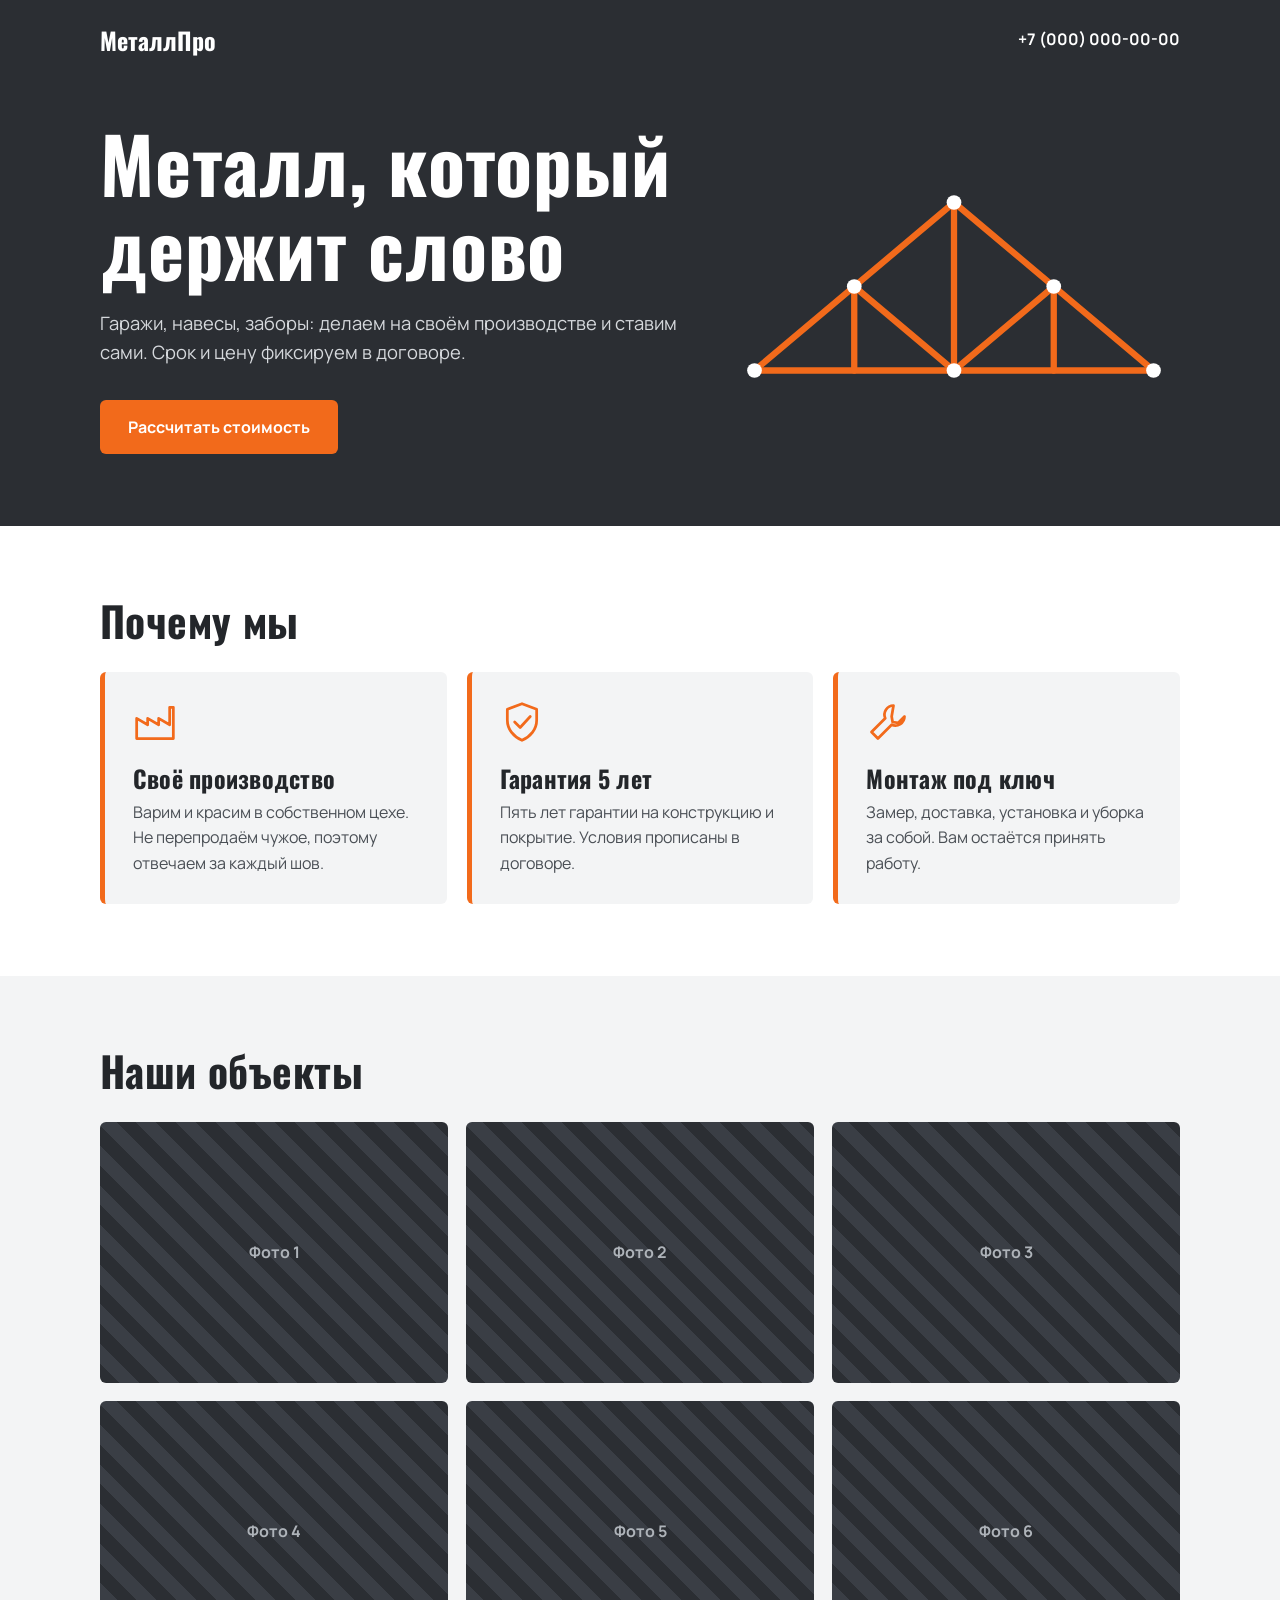
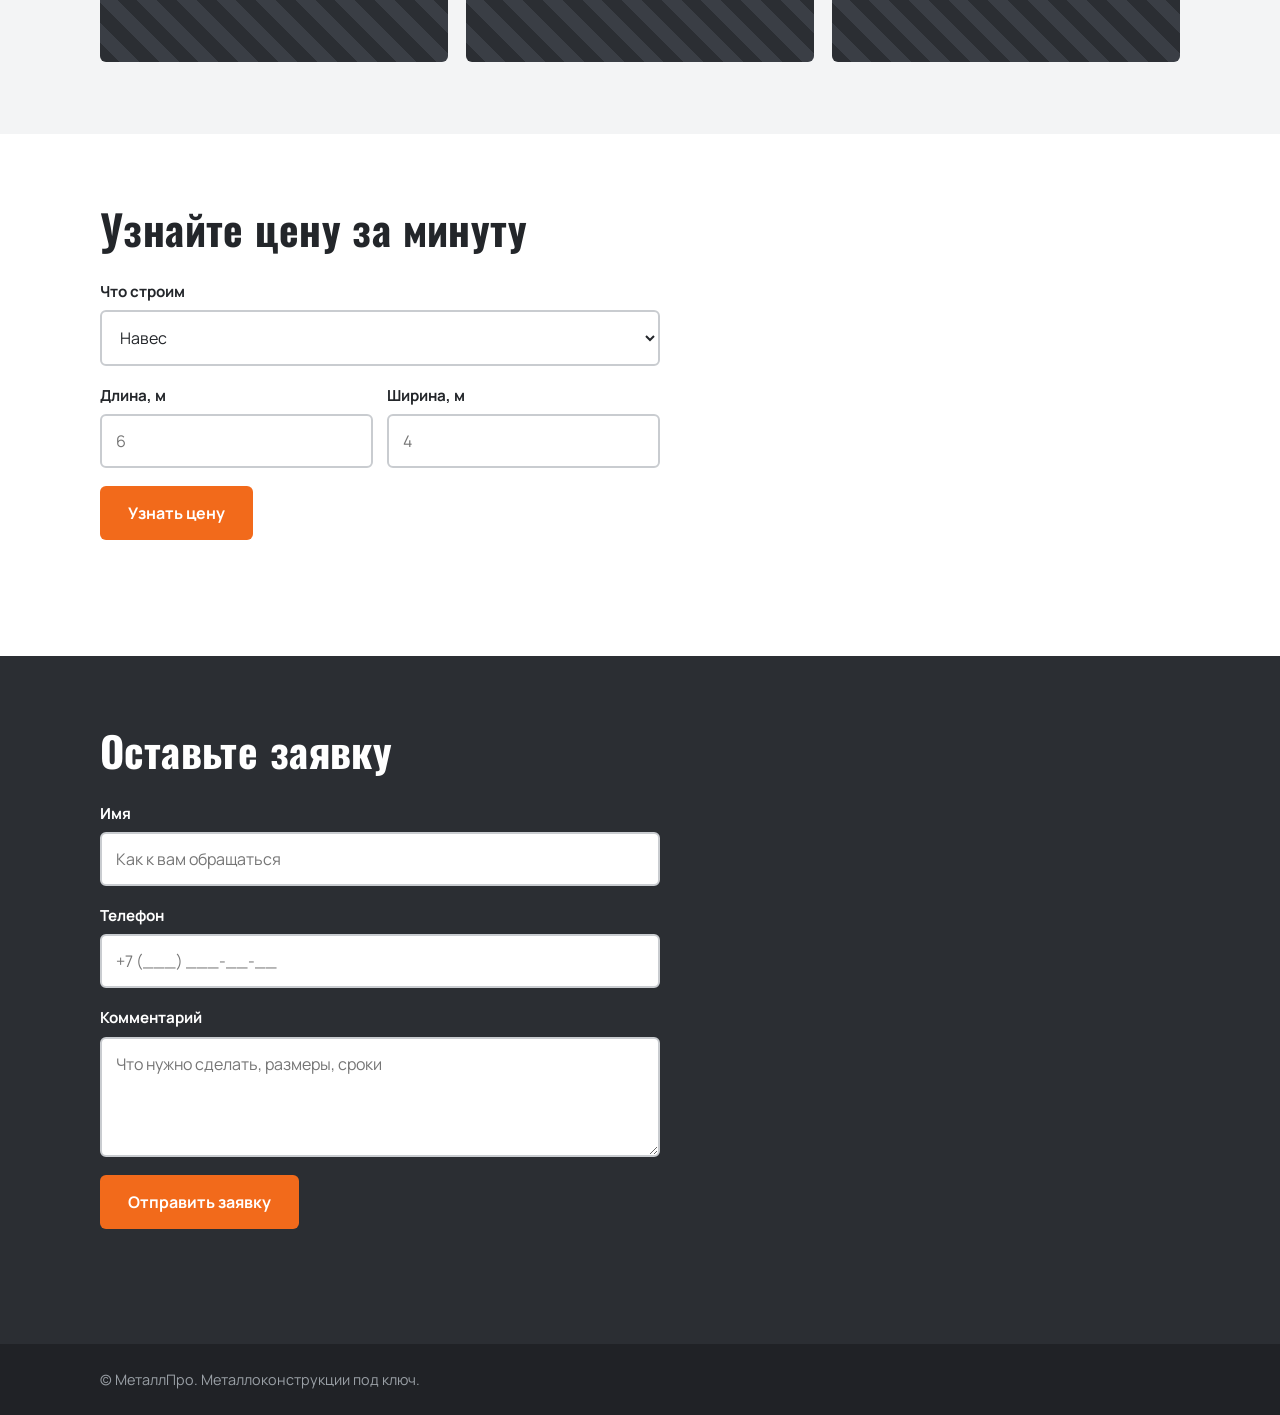
<file: index.html>
<!DOCTYPE html>
<html lang="ru">
<head>
  <meta charset="UTF-8">
  <meta name="viewport" content="width=device-width, initial-scale=1">
  <title>Металл, который держит слово — металлоконструкции под ключ</title>
  <link rel="preconnect" href="https://fonts.googleapis.com">
  <link rel="preconnect" href="https://fonts.gstatic.com" crossorigin>
  <link href="https://fonts.googleapis.com/css2?family=Manrope:wght@400;500;700&family=Oswald:wght@500;600;700&display=swap&subset=cyrillic" rel="stylesheet">
  <link rel="stylesheet" href="style.css">
</head>
<body>

  <!-- 1. HERO -->
  <header class="hero">
    <nav class="nav container">
      <span class="logo">МеталлПро</span>
      <a class="nav-phone" href="tel:+70000000000">+7 (000) 000-00-00</a>
    </nav>

    <div class="hero-inner container">
      <div class="hero-text">
        <h1>Металл, который держит слово</h1>
        <p>Гаражи, навесы, заборы: делаем на своём производстве и ставим сами. Срок и цену фиксируем в договоре.</p>
        <a href="#calc" class="btn">Рассчитать стоимость</a>
      </div>

      <!-- Декор: ферма (стальная конструкция) -->
      <svg class="truss" viewBox="0 0 400 220" aria-hidden="true">
        <g fill="none" stroke="currentColor" stroke-width="6" stroke-linejoin="round" stroke-linecap="round">
          <path d="M10 190 L390 190"/>
          <path d="M10 190 L200 30 L390 190"/>
          <path d="M105 110 L105 190 M200 30 L200 190 M295 110 L295 190"/>
          <path d="M105 110 L200 190 L295 110"/>
        </g>
        <g fill="#fff">
          <circle cx="10" cy="190" r="7"/><circle cx="390" cy="190" r="7"/>
          <circle cx="200" cy="30" r="7"/><circle cx="105" cy="110" r="7"/>
          <circle cx="295" cy="110" r="7"/><circle cx="200" cy="190" r="7"/>
        </g>
      </svg>
    </div>
  </header>

  <main>
    <!-- 2. ПОЧЕМУ МЫ -->
    <section class="section container" id="why">
      <h2>Почему мы</h2>
      <div class="cards">
        <article class="card">
          <svg viewBox="0 0 48 48" aria-hidden="true"><path d="M4 42V20l12 7V20l12 7V20l12 7V8h4v34z" fill="none" stroke="currentColor" stroke-width="3" stroke-linejoin="round"/></svg>
          <h3>Своё производство</h3>
          <p>Варим и красим в собственном цехе. Не перепродаём чужое, поэтому отвечаем за каждый шов.</p>
        </article>
        <article class="card">
          <svg viewBox="0 0 48 48" aria-hidden="true"><path d="M24 4l16 6v12c0 10-7 18-16 22C15 40 8 32 8 22V10z" fill="none" stroke="currentColor" stroke-width="3" stroke-linejoin="round"/><path d="M16 24l6 6 11-12" fill="none" stroke="currentColor" stroke-width="3" stroke-linecap="round" stroke-linejoin="round"/></svg>
          <h3>Гарантия 5 лет</h3>
          <p>Пять лет гарантии на конструкцию и покрытие. Условия прописаны в договоре.</p>
        </article>
        <article class="card">
          <svg viewBox="0 0 48 48" aria-hidden="true"><path d="M30 6a10 10 0 0 0-9 14L6 35l7 7 15-15a10 10 0 0 0 14-9l-7 7-6-1-1-6z" fill="none" stroke="currentColor" stroke-width="3" stroke-linejoin="round"/></svg>
          <h3>Монтаж под ключ</h3>
          <p>Замер, доставка, установка и уборка за собой. Вам остаётся принять работу.</p>
        </article>
      </div>
    </section>

    <!-- 3. ГАЛЕРЕЯ -->
    <section class="section gallery-section" id="gallery">
      <div class="container">
        <h2>Наши объекты</h2>
        <div class="gallery">
          <!-- Чтобы вставить фото, замените <div class="ph"> на:
               <img src="images/foto-1.jpg" alt="Навес для авто"> -->
          <figure><div class="ph">Фото 1</div></figure>
          <figure><div class="ph">Фото 2</div></figure>
          <figure><div class="ph">Фото 3</div></figure>
          <figure><div class="ph">Фото 4</div></figure>
          <figure><div class="ph">Фото 5</div></figure>
          <figure><div class="ph">Фото 6</div></figure>
        </div>
      </div>
    </section>

    <!-- 4. КАЛЬКУЛЯТОР -->
    <section class="section container" id="calc">
      <h2>Узнайте цену за минуту</h2>
      <form class="panel" id="calc-form" novalidate>
        <label>Что строим
          <select id="calc-type">
            <option>Навес</option>
            <option>Гараж</option>
            <option>Забор</option>
          </select>
        </label>
        <div class="row">
          <label>Длина, м
            <input type="number" id="calc-length" min="1" step="0.1" inputmode="decimal" placeholder="6">
          </label>
          <label>Ширина, м
            <input type="number" id="calc-width" min="1" step="0.1" inputmode="decimal" placeholder="4">
          </label>
        </div>
        <button type="submit" class="btn">Узнать цену</button>
        <p class="result" id="calc-result" role="status"></p>
      </form>
    </section>

    <!-- 5. ЗАЯВКА -->
    <section class="section order" id="order">
      <div class="container">
        <h2>Оставьте заявку</h2>
        <form class="panel" id="order-form">
          <label>Имя
            <input type="text" name="name" required autocomplete="name" placeholder="Как к вам обращаться">
          </label>
          <label>Телефон
            <input type="tel" name="phone" required autocomplete="tel" placeholder="+7 (___) ___-__-__">
          </label>
          <label>Комментарий
            <textarea name="comment" rows="4" placeholder="Что нужно сделать, размеры, сроки"></textarea>
          </label>
          <button type="submit" class="btn">Отправить заявку</button>
          <p class="result" id="order-result" role="status"></p>
        </form>
      </div>
    </section>
  </main>

  <footer class="footer">
    <div class="container">© МеталлПро. Металлоконструкции под ключ.</div>
  </footer>

  <script src="script.js"></script>
</body>
</html>
</file>
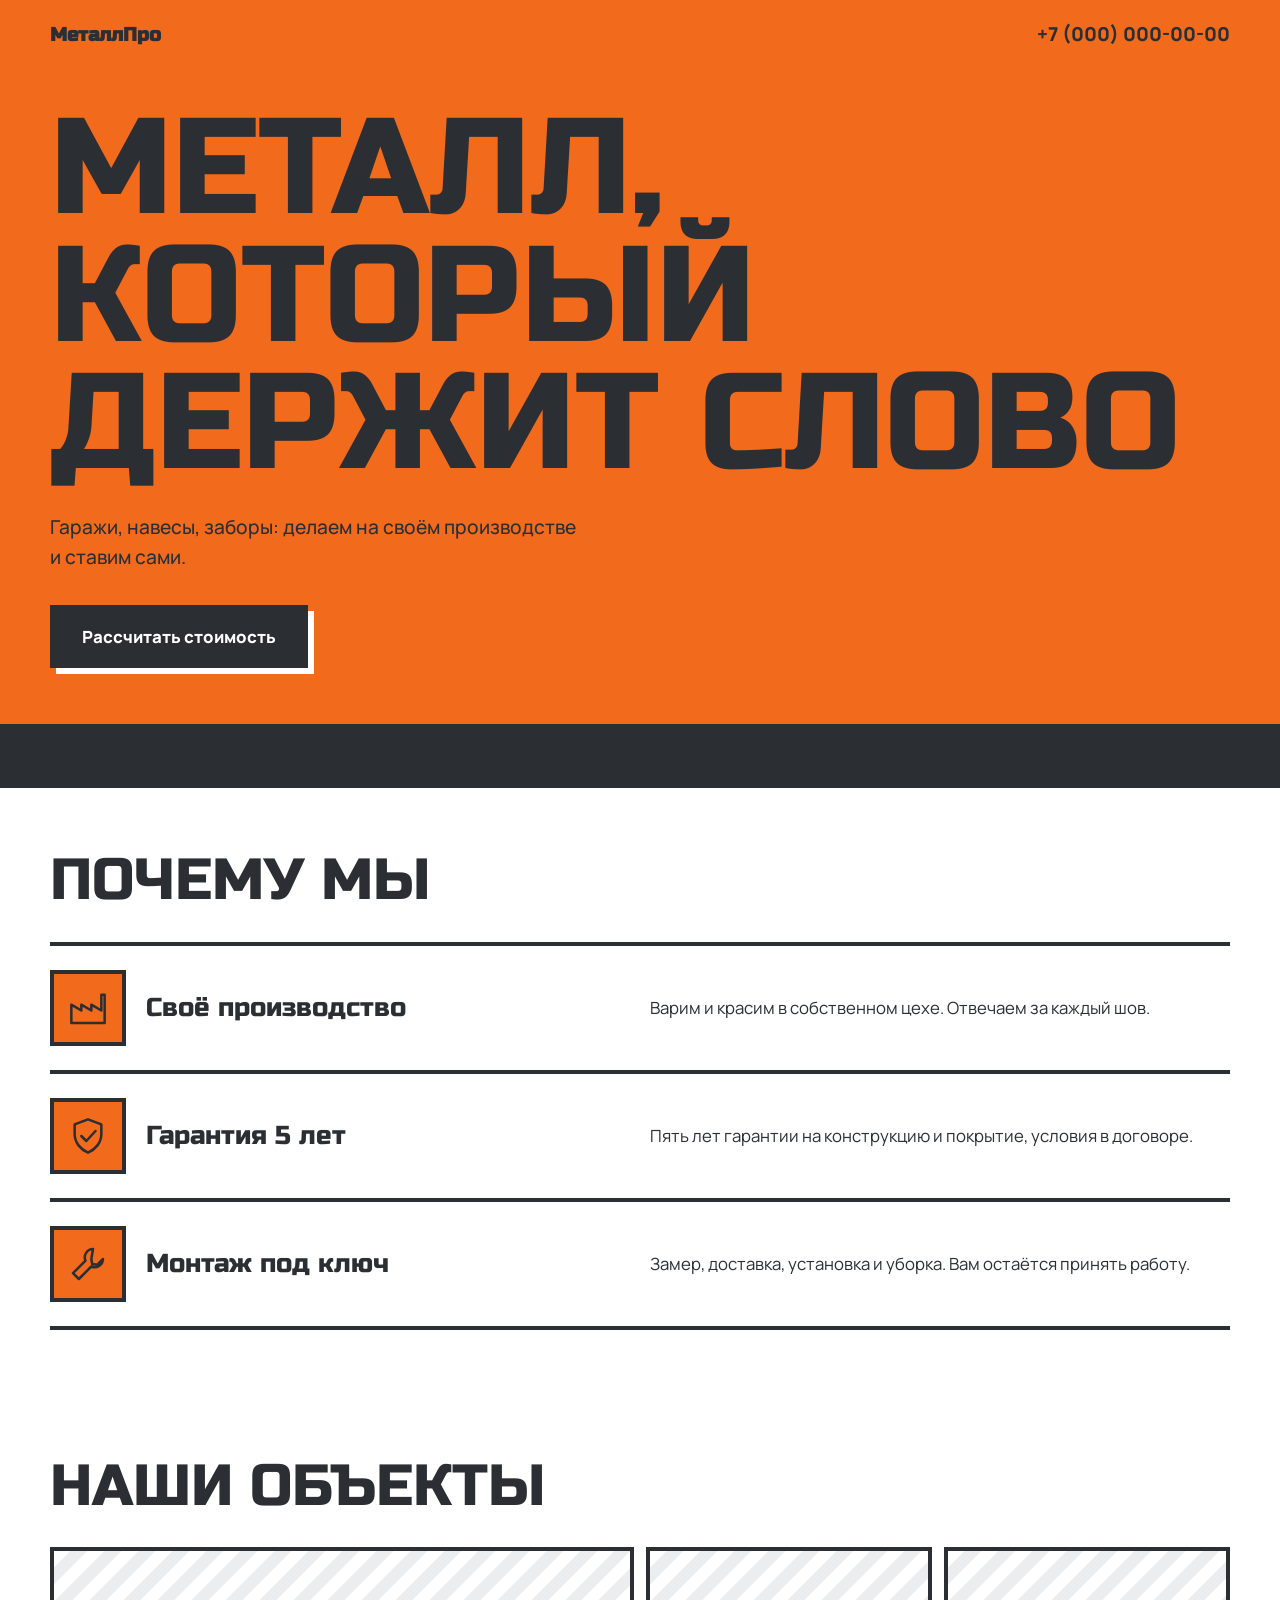
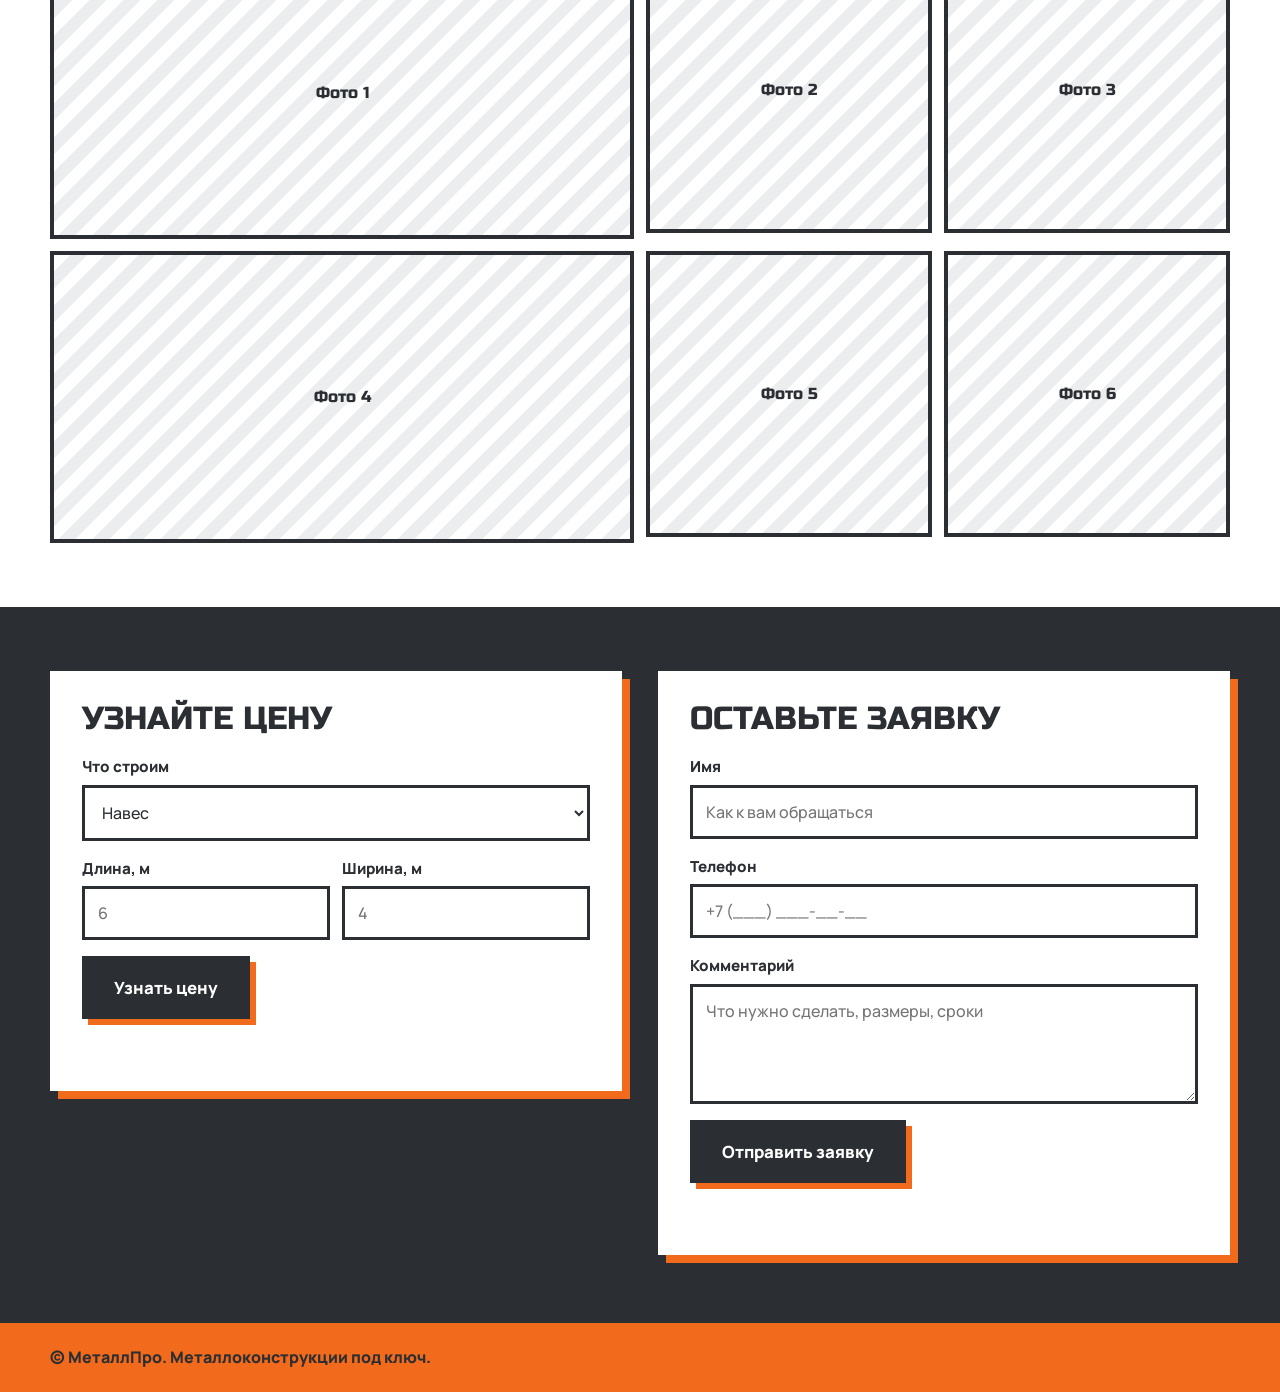
<file: index-b.html>
<!DOCTYPE html>
<html lang="ru">
<head>
<meta charset="UTF-8">
<meta name="viewport" content="width=device-width, initial-scale=1">
<title>Металл, который держит слово</title>
<link rel="preconnect" href="https://fonts.googleapis.com">
<link rel="preconnect" href="https://fonts.gstatic.com" crossorigin>
<link href="https://fonts.googleapis.com/css2?family=Russo+One&family=Manrope:wght@500;800&display=swap" rel="stylesheet">
<link rel="stylesheet" href="style-b.css">
</head>
<body>
<header class="hero"><div class="wrap">
  <nav class="nav"><b>МеталлПро</b><a href="tel:+70000000000">+7 (000) 000-00-00</a></nav>
  <h1>Металл, который держит слово</h1>
  <p>Гаражи, навесы, заборы: делаем на своём производстве и ставим сами.</p>
  <a href="#calc" class="btn">Рассчитать стоимость</a>
</div></header>
<div class="strip" aria-hidden="true"><span>Гаражи ■ Навесы ■ Заборы ■ Ангары ■ Ворота ■ Монтаж ■ Сварка ■ Покраска ■</span></div>
<main>
<section class="wrap"><h2>Почему мы</h2>
 <div class="rows">
  <div class="row"><svg viewBox="0 0 48 48" aria-hidden="true"><path d="M4 42V20l12 7V20l12 7V20l12 7V8h4v34z" fill="none" stroke="currentColor" stroke-width="3" stroke-linejoin="round"/></svg><h3>Своё производство</h3><p>Варим и красим в собственном цехе. Отвечаем за каждый шов.</p></div>
  <div class="row"><svg viewBox="0 0 48 48" aria-hidden="true"><path d="M24 4l16 6v12c0 10-7 18-16 22C15 40 8 32 8 22V10z" fill="none" stroke="currentColor" stroke-width="3" stroke-linejoin="round"/><path d="M16 24l6 6 11-12" fill="none" stroke="currentColor" stroke-width="3" stroke-linecap="round" stroke-linejoin="round"/></svg><h3>Гарантия 5 лет</h3><p>Пять лет гарантии на конструкцию и покрытие, условия в договоре.</p></div>
  <div class="row"><svg viewBox="0 0 48 48" aria-hidden="true"><path d="M30 6a10 10 0 0 0-9 14L6 35l7 7 15-15a10 10 0 0 0 14-9l-7 7-6-1-1-6z" fill="none" stroke="currentColor" stroke-width="3" stroke-linejoin="round"/></svg><h3>Монтаж под ключ</h3><p>Замер, доставка, установка и уборка. Вам остаётся принять работу.</p></div>
 </div>
</section>
<section class="wrap"><h2>Наши объекты</h2>
 <div class="mosaic">
  <!-- Фото: замените <div class="ph">..</div> на <img src="images/foto-1.jpg" alt="Навес"> -->
<figure><div class="ph">Фото 1</div></figure>
<figure><div class="ph">Фото 2</div></figure>
<figure><div class="ph">Фото 3</div></figure>
<figure><div class="ph">Фото 4</div></figure>
<figure><div class="ph">Фото 5</div></figure>
<figure><div class="ph">Фото 6</div></figure>
 </div>
</section>
<section class="duo"><div class="wrap">
 <div id="calc"><form class="panel" id="calc-form" novalidate>
  <h2>Узнайте цену</h2>
  <label>Что строим
    <select id="calc-type"><option>Навес</option><option>Гараж</option><option>Забор</option></select>
  </label>
  <div class="row2">
    <label>Длина, м <input type="number" id="calc-length" min="1" step="0.1" inputmode="decimal" placeholder="6"></label>
    <label>Ширина, м <input type="number" id="calc-width" min="1" step="0.1" inputmode="decimal" placeholder="4"></label>
  </div>
  <button type="submit" class="btn">Узнать цену</button>
  <p class="result" id="calc-result" role="status"></p>
</form></div>
 <div id="order"><form class="panel" id="order-form">
  <h2>Оставьте заявку</h2>
  <label>Имя <input type="text" name="name" required autocomplete="name" placeholder="Как к вам обращаться"></label>
  <label>Телефон <input type="tel" name="phone" required autocomplete="tel" placeholder="+7 (___) ___-__-__"></label>
  <label>Комментарий <textarea name="comment" rows="4" placeholder="Что нужно сделать, размеры, сроки"></textarea></label>
  <button type="submit" class="btn">Отправить заявку</button>
  <p class="result" id="order-result" role="status"></p>
</form></div>
</div></section>
</main>
<footer class="footer"><div class="wrap">© МеталлПро. Металлоконструкции под ключ.</div></footer>
<script src="script.js"></script>
</body></html>
</file>
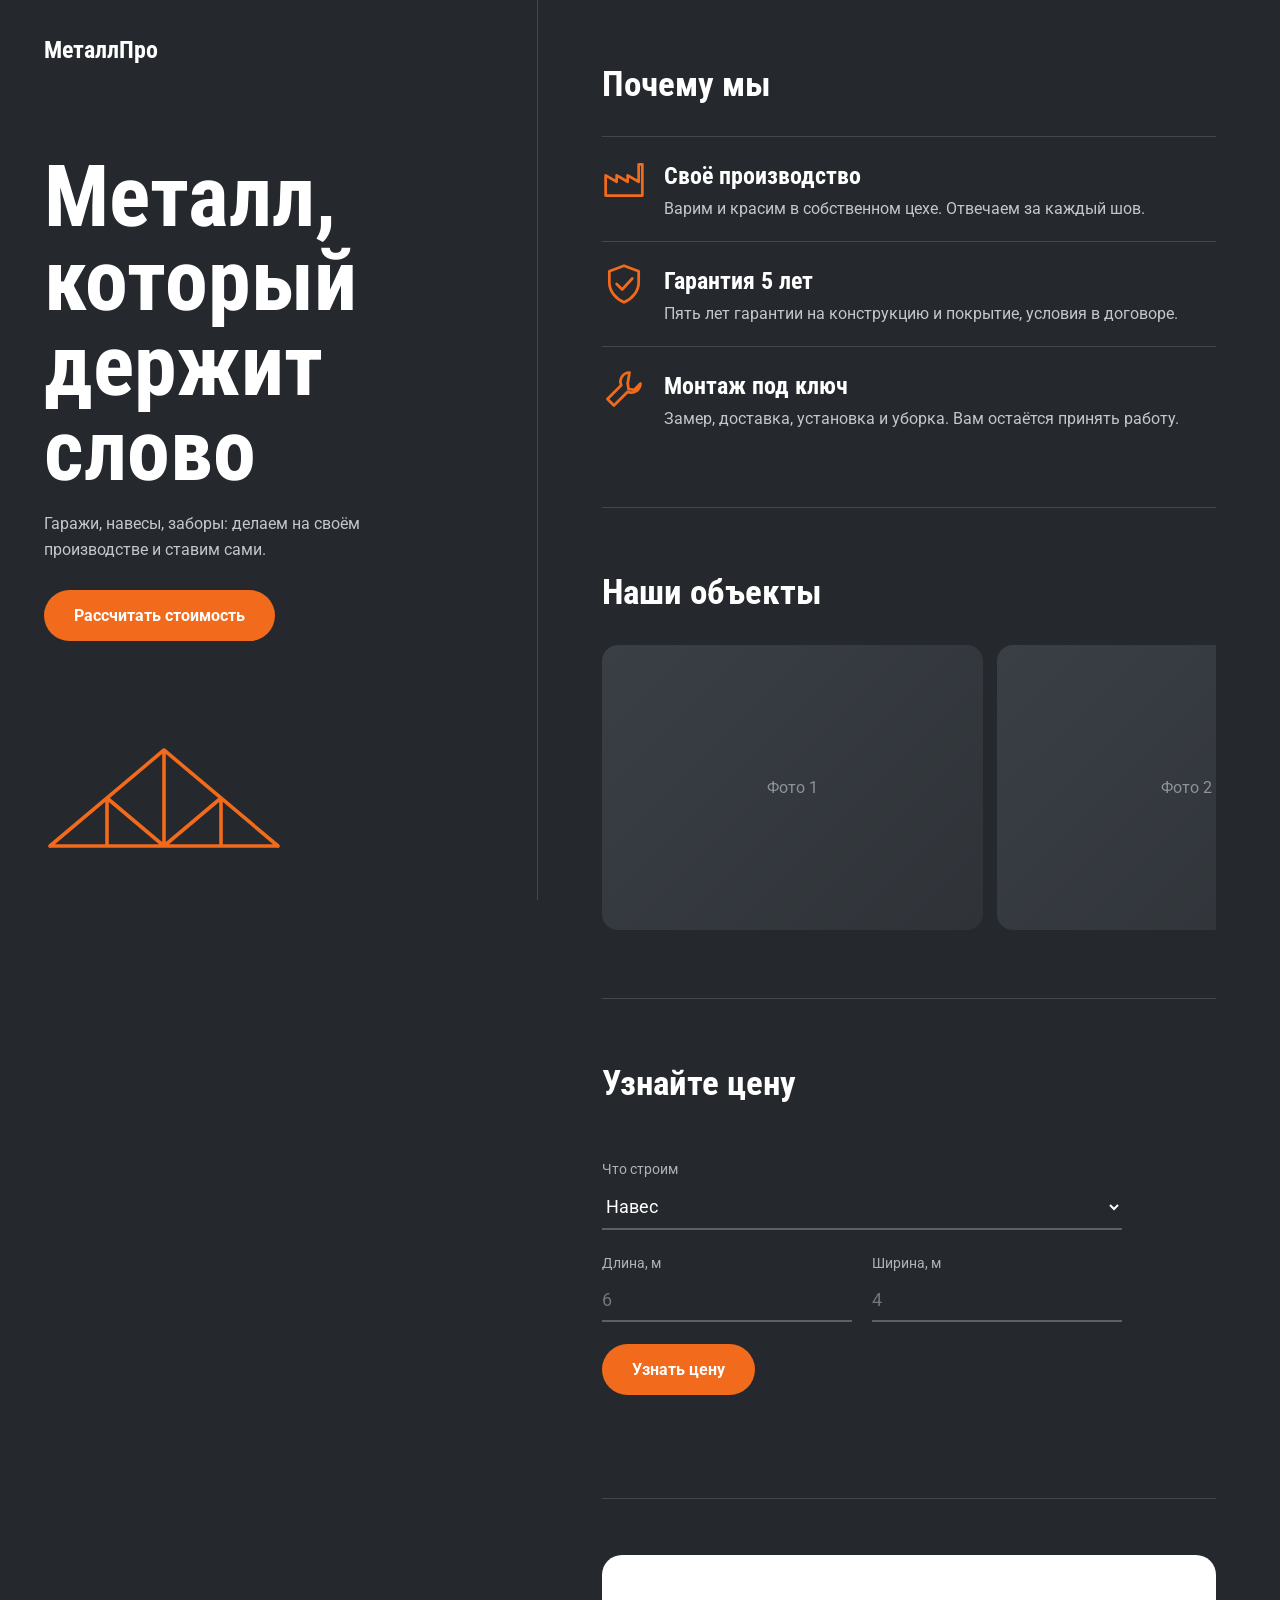
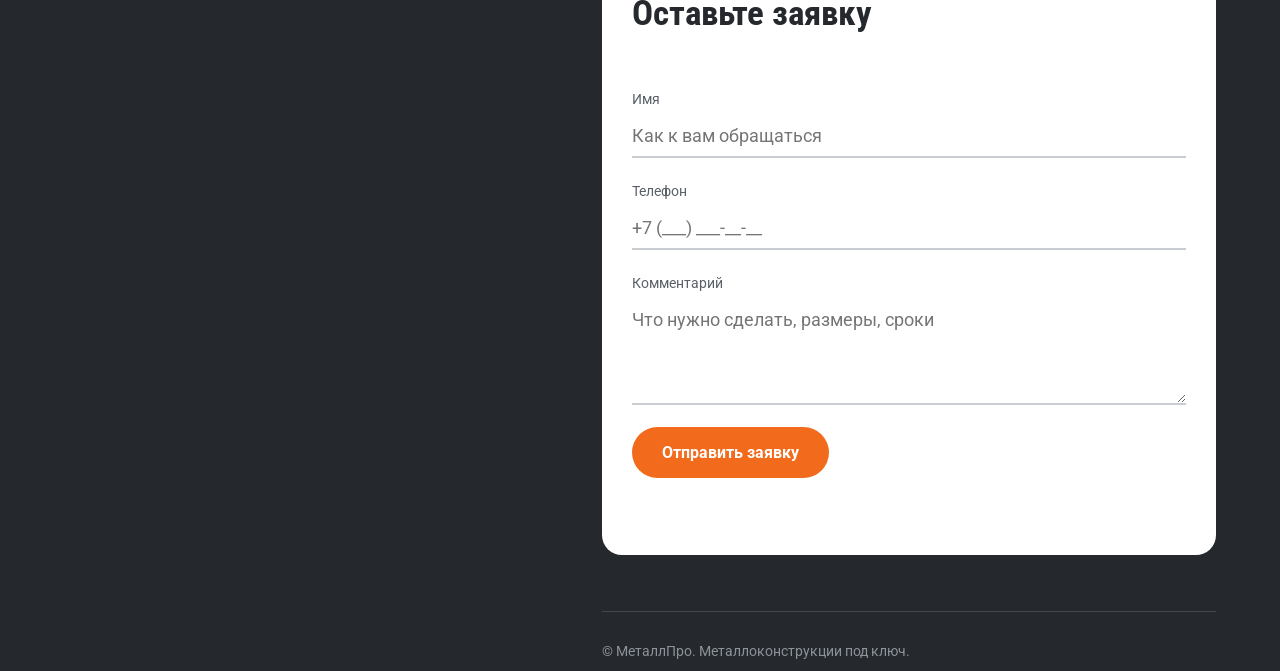
<file: index-c.html>
<!DOCTYPE html>
<html lang="ru">
<head>
<meta charset="UTF-8">
<meta name="viewport" content="width=device-width, initial-scale=1">
<title>Металл, который держит слово</title>
<link rel="preconnect" href="https://fonts.googleapis.com">
<link rel="preconnect" href="https://fonts.gstatic.com" crossorigin>
<link href="https://fonts.googleapis.com/css2?family=Roboto+Condensed:wght@400;700&family=Roboto:wght@400;500;700&display=swap" rel="stylesheet">
<link rel="stylesheet" href="style-c.css">
</head>
<body>
<div class="layout">
 <header class="side">
  <span class="logo">МеталлПро</span>
  <div>
   <h1>Металл, который держит слово</h1>
   <p>Гаражи, навесы, заборы: делаем на своём производстве и ставим сами.</p>
   <a href="#calc" class="btn">Рассчитать стоимость</a>
  </div>
  <svg class="truss" viewBox="0 0 400 220" aria-hidden="true"><g fill="none" stroke="currentColor" stroke-width="6" stroke-linejoin="round" stroke-linecap="round"><path d="M10 190H390M10 190L200 30L390 190M105 110V190M200 30V190M295 110V190M105 110L200 190L295 110"/></g></svg>
 </header>
 <main>
  <section>
   <h2>Почему мы</h2>
   <div class="item"><svg viewBox="0 0 48 48" aria-hidden="true"><path d="M4 42V20l12 7V20l12 7V20l12 7V8h4v34z" fill="none" stroke="currentColor" stroke-width="3" stroke-linejoin="round"/></svg><div><h3>Своё производство</h3><p>Варим и красим в собственном цехе. Отвечаем за каждый шов.</p></div></div>
   <div class="item"><svg viewBox="0 0 48 48" aria-hidden="true"><path d="M24 4l16 6v12c0 10-7 18-16 22C15 40 8 32 8 22V10z" fill="none" stroke="currentColor" stroke-width="3" stroke-linejoin="round"/><path d="M16 24l6 6 11-12" fill="none" stroke="currentColor" stroke-width="3" stroke-linecap="round" stroke-linejoin="round"/></svg><div><h3>Гарантия 5 лет</h3><p>Пять лет гарантии на конструкцию и покрытие, условия в договоре.</p></div></div>
   <div class="item"><svg viewBox="0 0 48 48" aria-hidden="true"><path d="M30 6a10 10 0 0 0-9 14L6 35l7 7 15-15a10 10 0 0 0 14-9l-7 7-6-1-1-6z" fill="none" stroke="currentColor" stroke-width="3" stroke-linejoin="round"/></svg><div><h3>Монтаж под ключ</h3><p>Замер, доставка, установка и уборка. Вам остаётся принять работу.</p></div></div>
  </section>
  <section>
   <h2>Наши объекты</h2>
   <!-- Фото: замените <div class="ph">..</div> на <img src="images/foto-1.jpg" alt="Навес"> -->
   <div class="scroller">
<figure><div class="ph">Фото 1</div></figure>
<figure><div class="ph">Фото 2</div></figure>
<figure><div class="ph">Фото 3</div></figure>
<figure><div class="ph">Фото 4</div></figure>
<figure><div class="ph">Фото 5</div></figure>
<figure><div class="ph">Фото 6</div></figure>
   </div>
  </section>
  <section id="calc"><form class="panel" id="calc-form" novalidate>
  <h2>Узнайте цену</h2>
  <label>Что строим
    <select id="calc-type"><option>Навес</option><option>Гараж</option><option>Забор</option></select>
  </label>
  <div class="row2">
    <label>Длина, м <input type="number" id="calc-length" min="1" step="0.1" inputmode="decimal" placeholder="6"></label>
    <label>Ширина, м <input type="number" id="calc-width" min="1" step="0.1" inputmode="decimal" placeholder="4"></label>
  </div>
  <button type="submit" class="btn">Узнать цену</button>
  <p class="result" id="calc-result" role="status"></p>
</form></section>
  <section id="order"><form class="panel" id="order-form">
  <h2>Оставьте заявку</h2>
  <label>Имя <input type="text" name="name" required autocomplete="name" placeholder="Как к вам обращаться"></label>
  <label>Телефон <input type="tel" name="phone" required autocomplete="tel" placeholder="+7 (___) ___-__-__"></label>
  <label>Комментарий <textarea name="comment" rows="4" placeholder="Что нужно сделать, размеры, сроки"></textarea></label>
  <button type="submit" class="btn">Отправить заявку</button>
  <p class="result" id="order-result" role="status"></p>
</form></section>
  <footer class="footer"><div class="wrap">© МеталлПро. Металлоконструкции под ключ.</div></footer>
 </main>
</div>
<script src="script.js"></script>
</body></html>
</file>
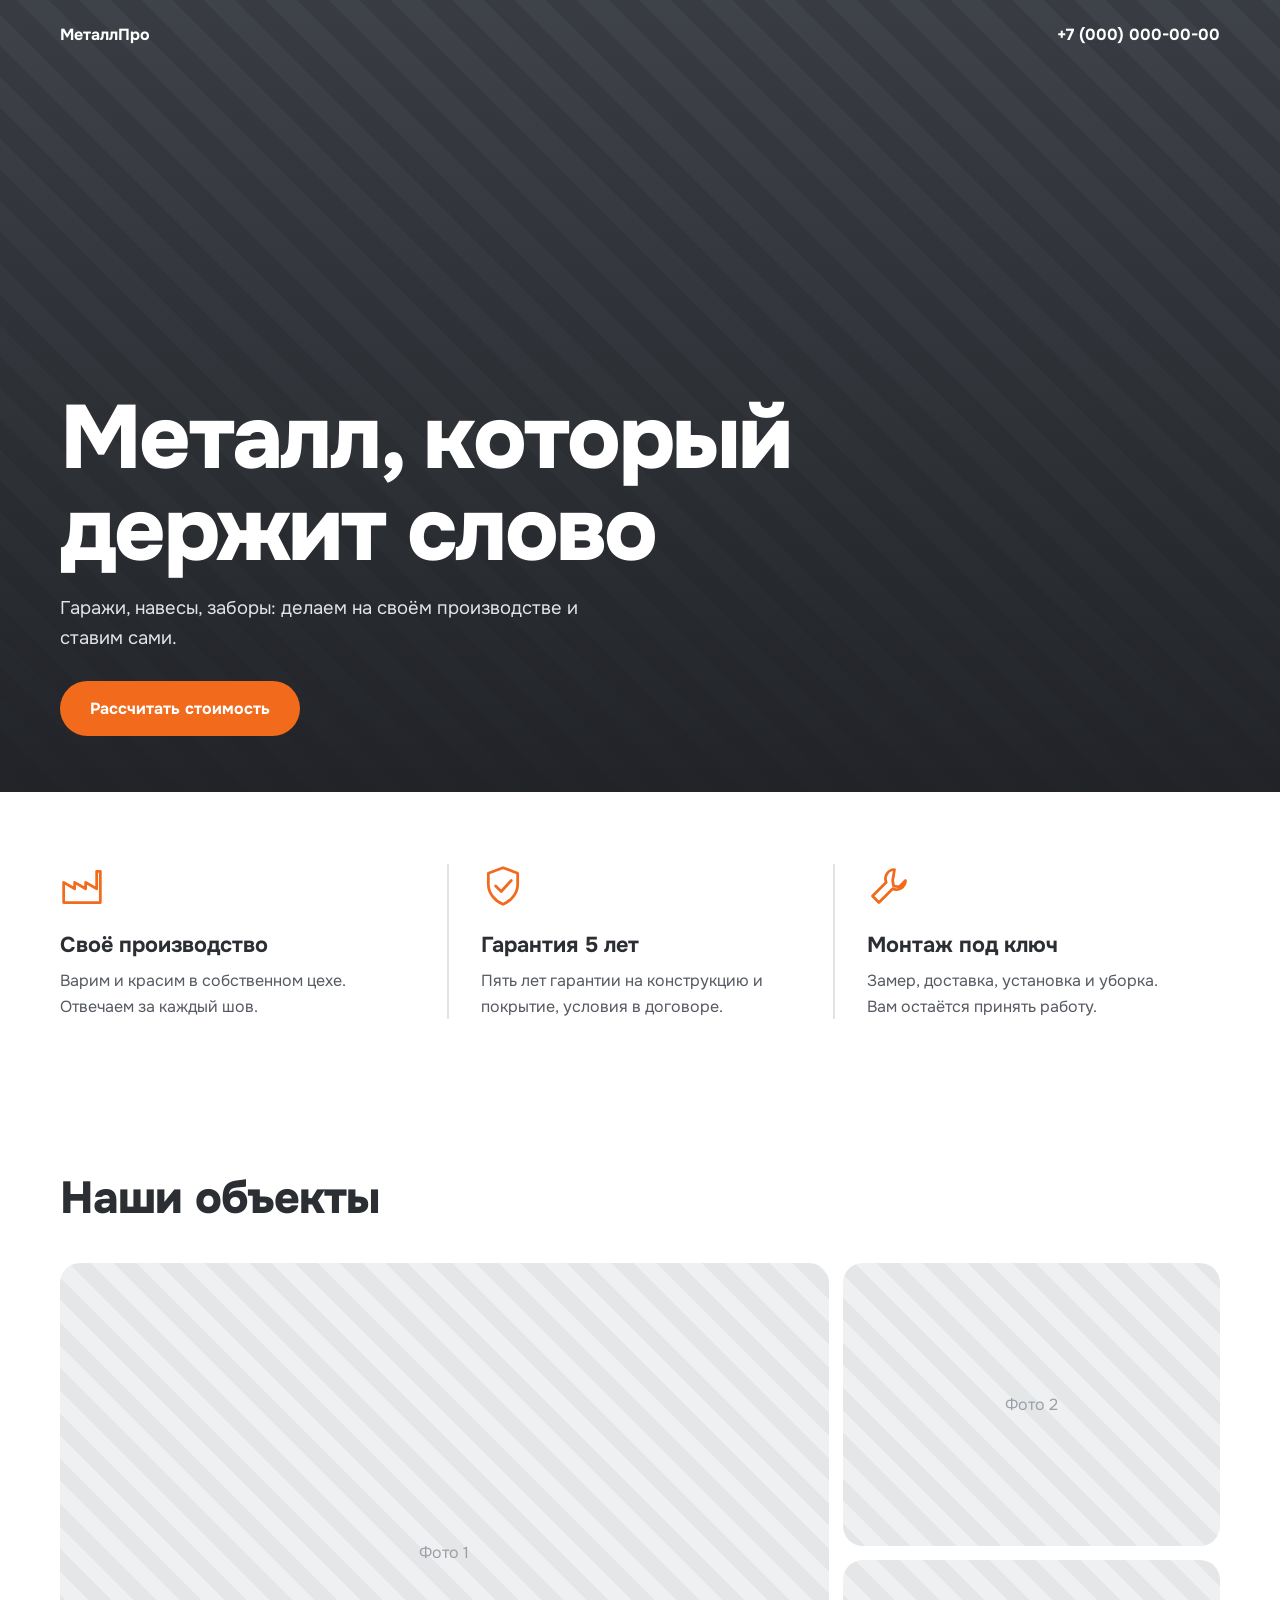
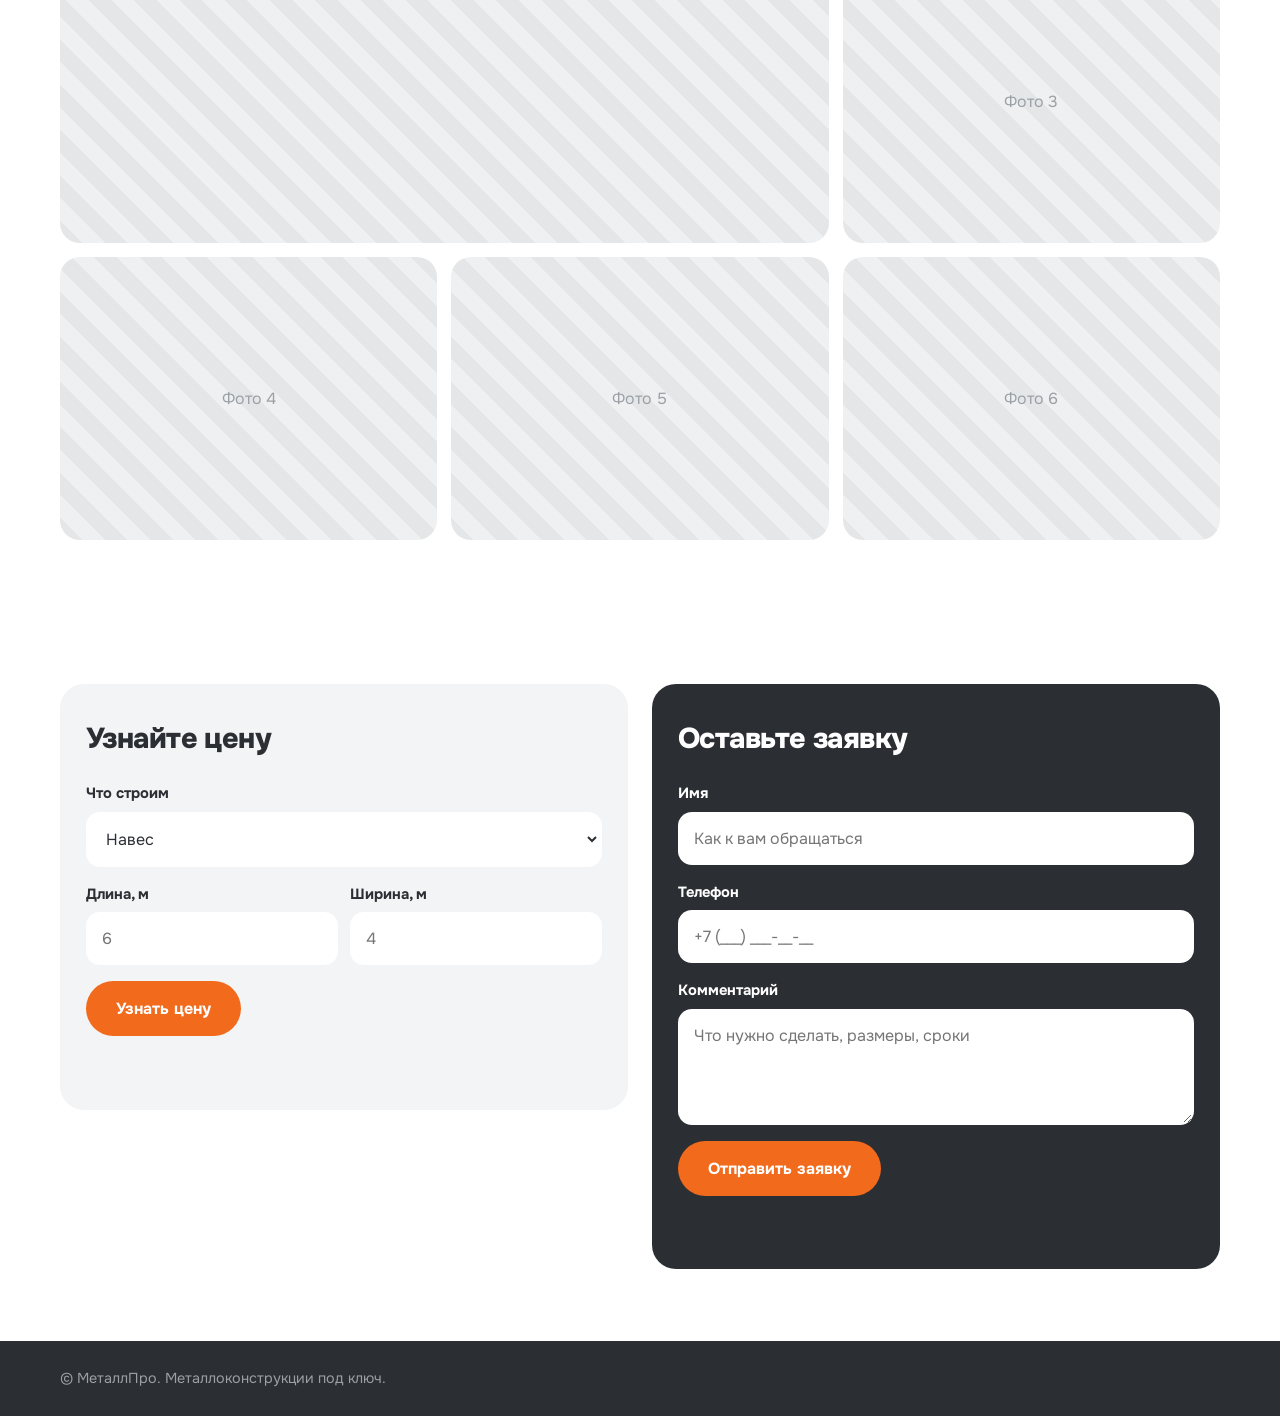
<file: index-d.html>
<!DOCTYPE html>
<html lang="ru">
<head>
<meta charset="UTF-8">
<meta name="viewport" content="width=device-width, initial-scale=1">
<title>Металл, который держит слово</title>
<link rel="preconnect" href="https://fonts.googleapis.com">
<link rel="preconnect" href="https://fonts.gstatic.com" crossorigin>
<link href="https://fonts.googleapis.com/css2?family=Onest:wght@400;500;700;800&display=swap" rel="stylesheet">
<link rel="stylesheet" href="style-d.css">
</head>
<body>
<header class="hero">
  <nav class="nav wrap"><b>МеталлПро</b><a href="tel:+70000000000">+7 (000) 000-00-00</a></nav>
  <div class="hero-text wrap">
    <h1>Металл, который держит слово</h1>
    <p>Гаражи, навесы, заборы: делаем на своём производстве и ставим сами.</p>
    <a href="#calc" class="btn">Рассчитать стоимость</a>
  </div>
</header>
<main>
<section class="wrap why">
  <div class="why-item"><svg viewBox="0 0 48 48" aria-hidden="true"><path d="M4 42V20l12 7V20l12 7V20l12 7V8h4v34z" fill="none" stroke="currentColor" stroke-width="3" stroke-linejoin="round"/></svg><h3>Своё производство</h3><p>Варим и красим в собственном цехе. Отвечаем за каждый шов.</p></div>
  <div class="why-item"><svg viewBox="0 0 48 48" aria-hidden="true"><path d="M24 4l16 6v12c0 10-7 18-16 22C15 40 8 32 8 22V10z" fill="none" stroke="currentColor" stroke-width="3" stroke-linejoin="round"/><path d="M16 24l6 6 11-12" fill="none" stroke="currentColor" stroke-width="3" stroke-linecap="round" stroke-linejoin="round"/></svg><h3>Гарантия 5 лет</h3><p>Пять лет гарантии на конструкцию и покрытие, условия в договоре.</p></div>
  <div class="why-item"><svg viewBox="0 0 48 48" aria-hidden="true"><path d="M30 6a10 10 0 0 0-9 14L6 35l7 7 15-15a10 10 0 0 0 14-9l-7 7-6-1-1-6z" fill="none" stroke="currentColor" stroke-width="3" stroke-linejoin="round"/></svg><h3>Монтаж под ключ</h3><p>Замер, доставка, установка и уборка. Вам остаётся принять работу.</p></div>
</section>
<section class="wrap"><h2>Наши объекты</h2>
  <!-- Фото: замените <div class="ph">..</div> на <img src="images/foto-1.jpg" alt="Навес"> -->
  <div class="gallery">
<figure><div class="ph">Фото 1</div></figure>
<figure><div class="ph">Фото 2</div></figure>
<figure><div class="ph">Фото 3</div></figure>
<figure><div class="ph">Фото 4</div></figure>
<figure><div class="ph">Фото 5</div></figure>
<figure><div class="ph">Фото 6</div></figure>
  </div>
</section>
<section class="wrap duo">
  <div id="calc" class="light"><form class="panel" id="calc-form" novalidate>
  <h2>Узнайте цену</h2>
  <label>Что строим
    <select id="calc-type"><option>Навес</option><option>Гараж</option><option>Забор</option></select>
  </label>
  <div class="row2">
    <label>Длина, м <input type="number" id="calc-length" min="1" step="0.1" inputmode="decimal" placeholder="6"></label>
    <label>Ширина, м <input type="number" id="calc-width" min="1" step="0.1" inputmode="decimal" placeholder="4"></label>
  </div>
  <button type="submit" class="btn">Узнать цену</button>
  <p class="result" id="calc-result" role="status"></p>
</form></div>
  <div id="order" class="dark"><form class="panel" id="order-form">
  <h2>Оставьте заявку</h2>
  <label>Имя <input type="text" name="name" required autocomplete="name" placeholder="Как к вам обращаться"></label>
  <label>Телефон <input type="tel" name="phone" required autocomplete="tel" placeholder="+7 (___) ___-__-__"></label>
  <label>Комментарий <textarea name="comment" rows="4" placeholder="Что нужно сделать, размеры, сроки"></textarea></label>
  <button type="submit" class="btn">Отправить заявку</button>
  <p class="result" id="order-result" role="status"></p>
</form></div>
</section>
</main>
<footer class="footer"><div class="wrap">© МеталлПро. Металлоконструкции под ключ.</div></footer>
<script src="script.js"></script>
</body></html>
</file>
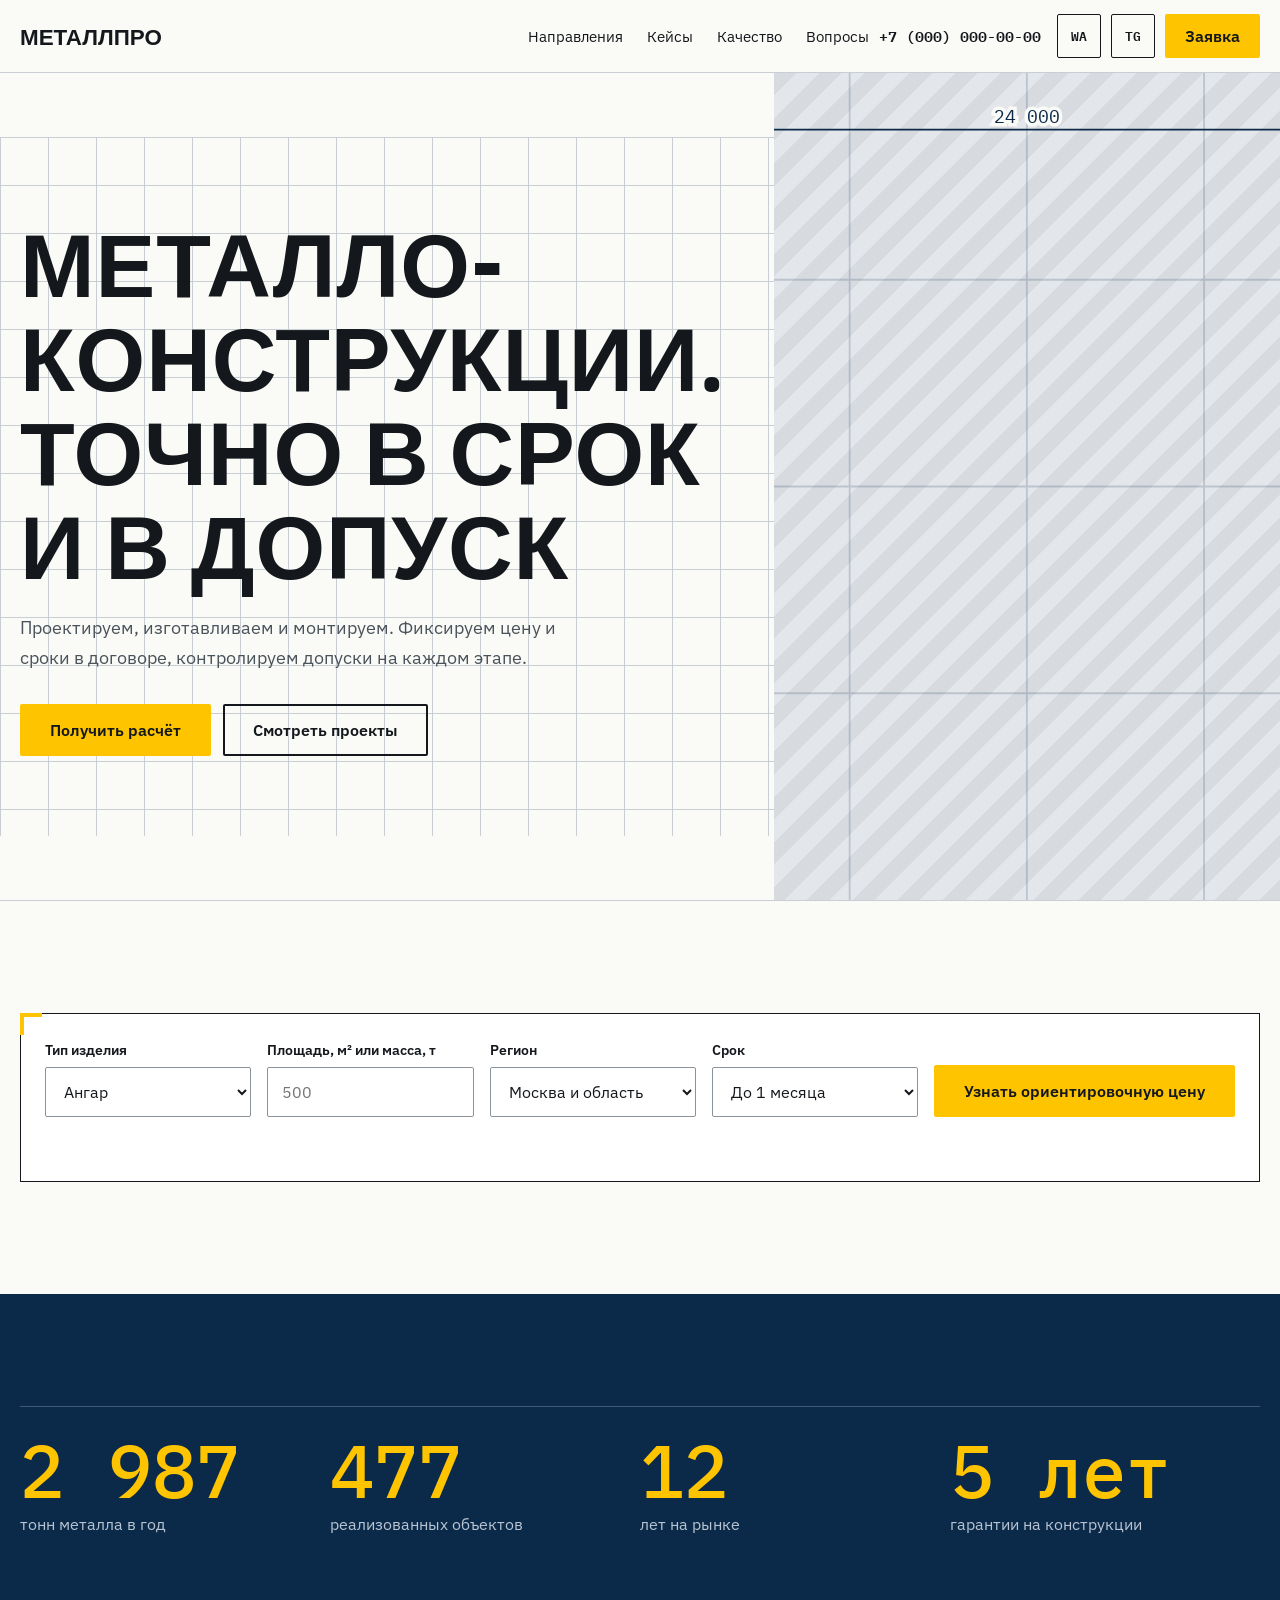
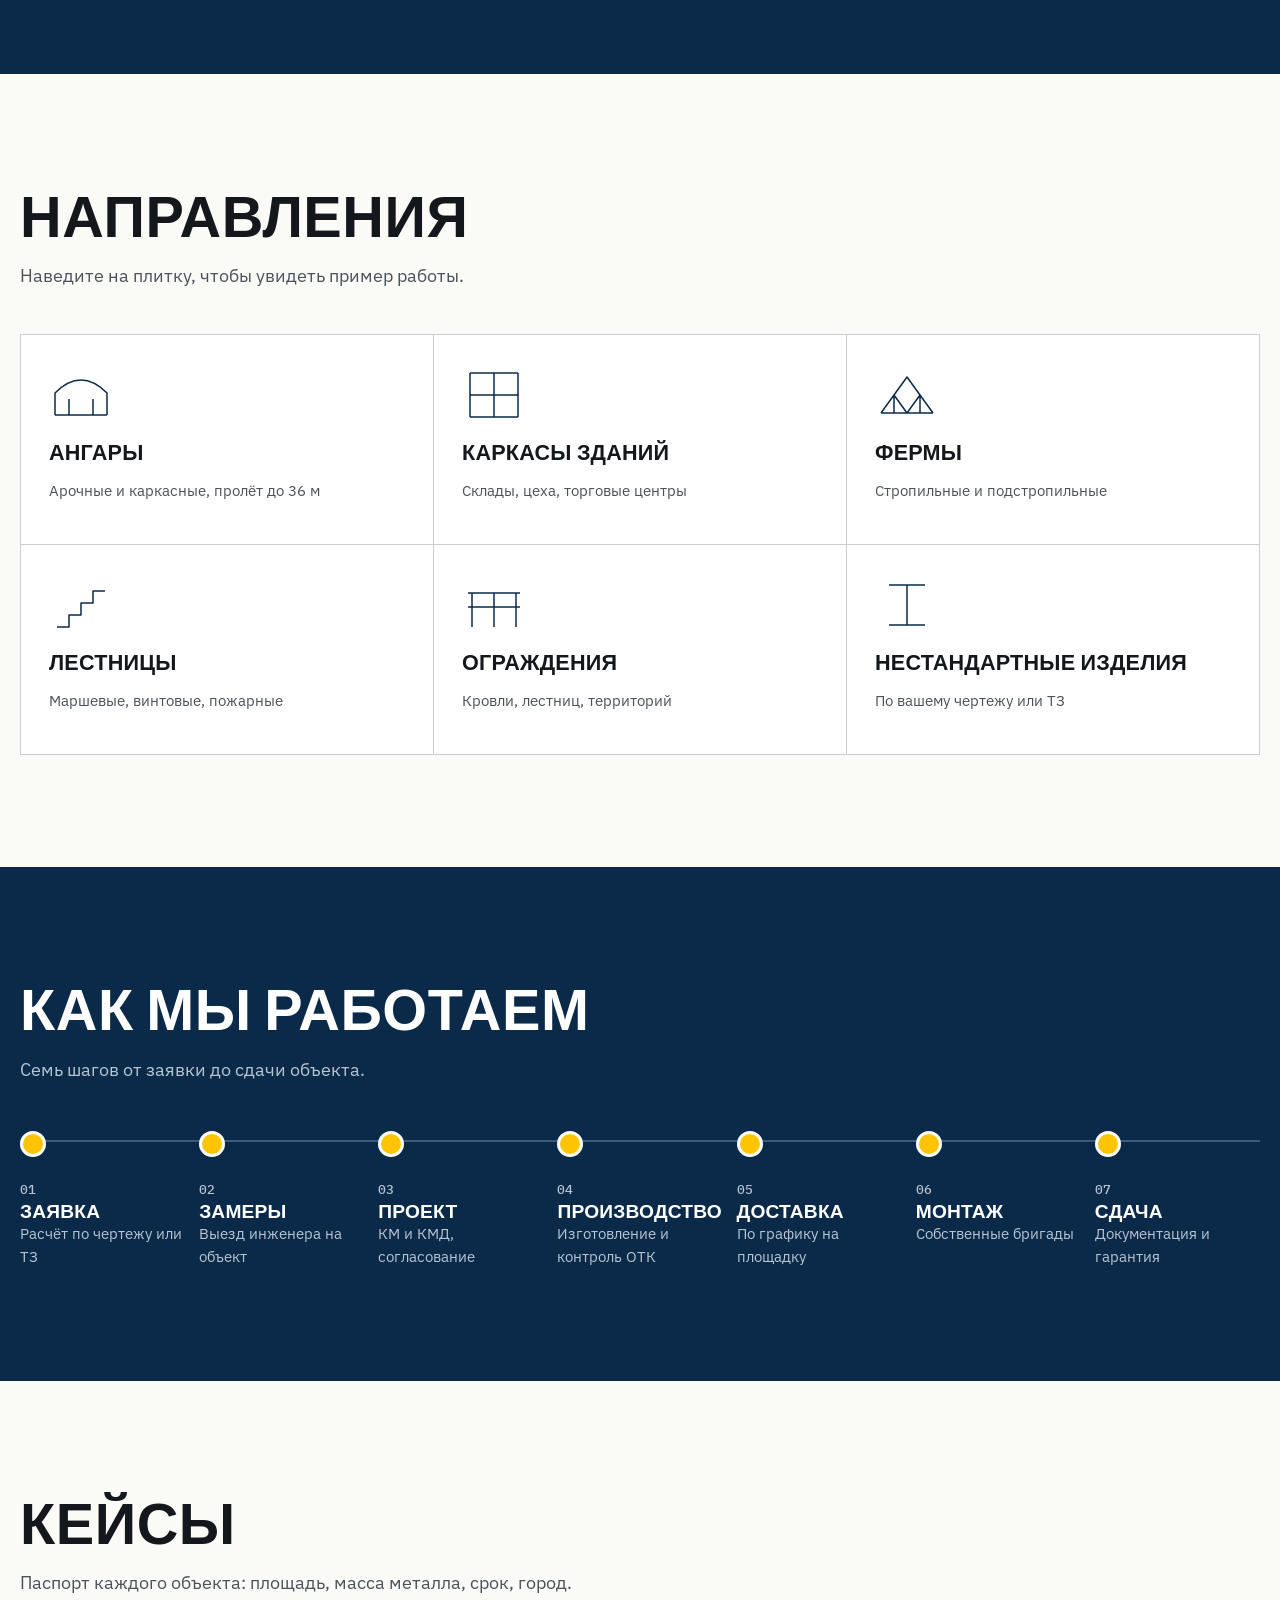
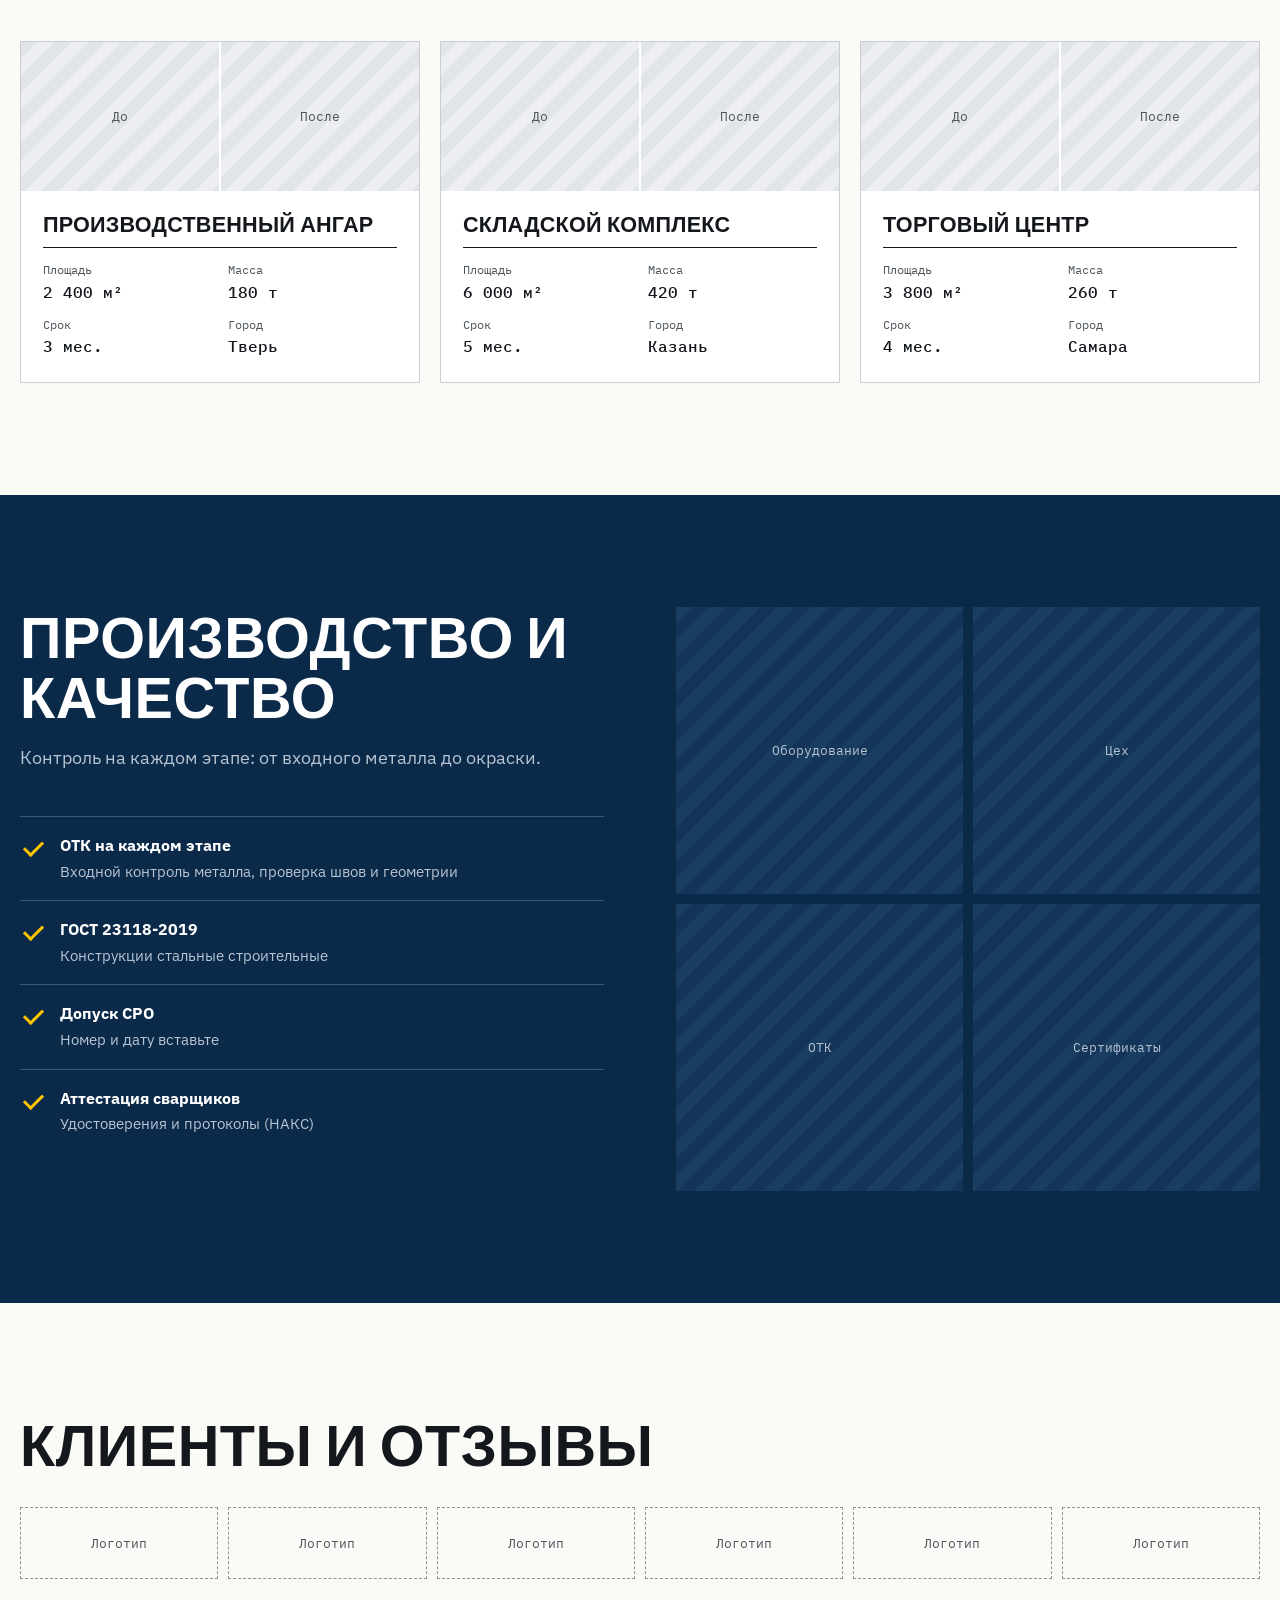
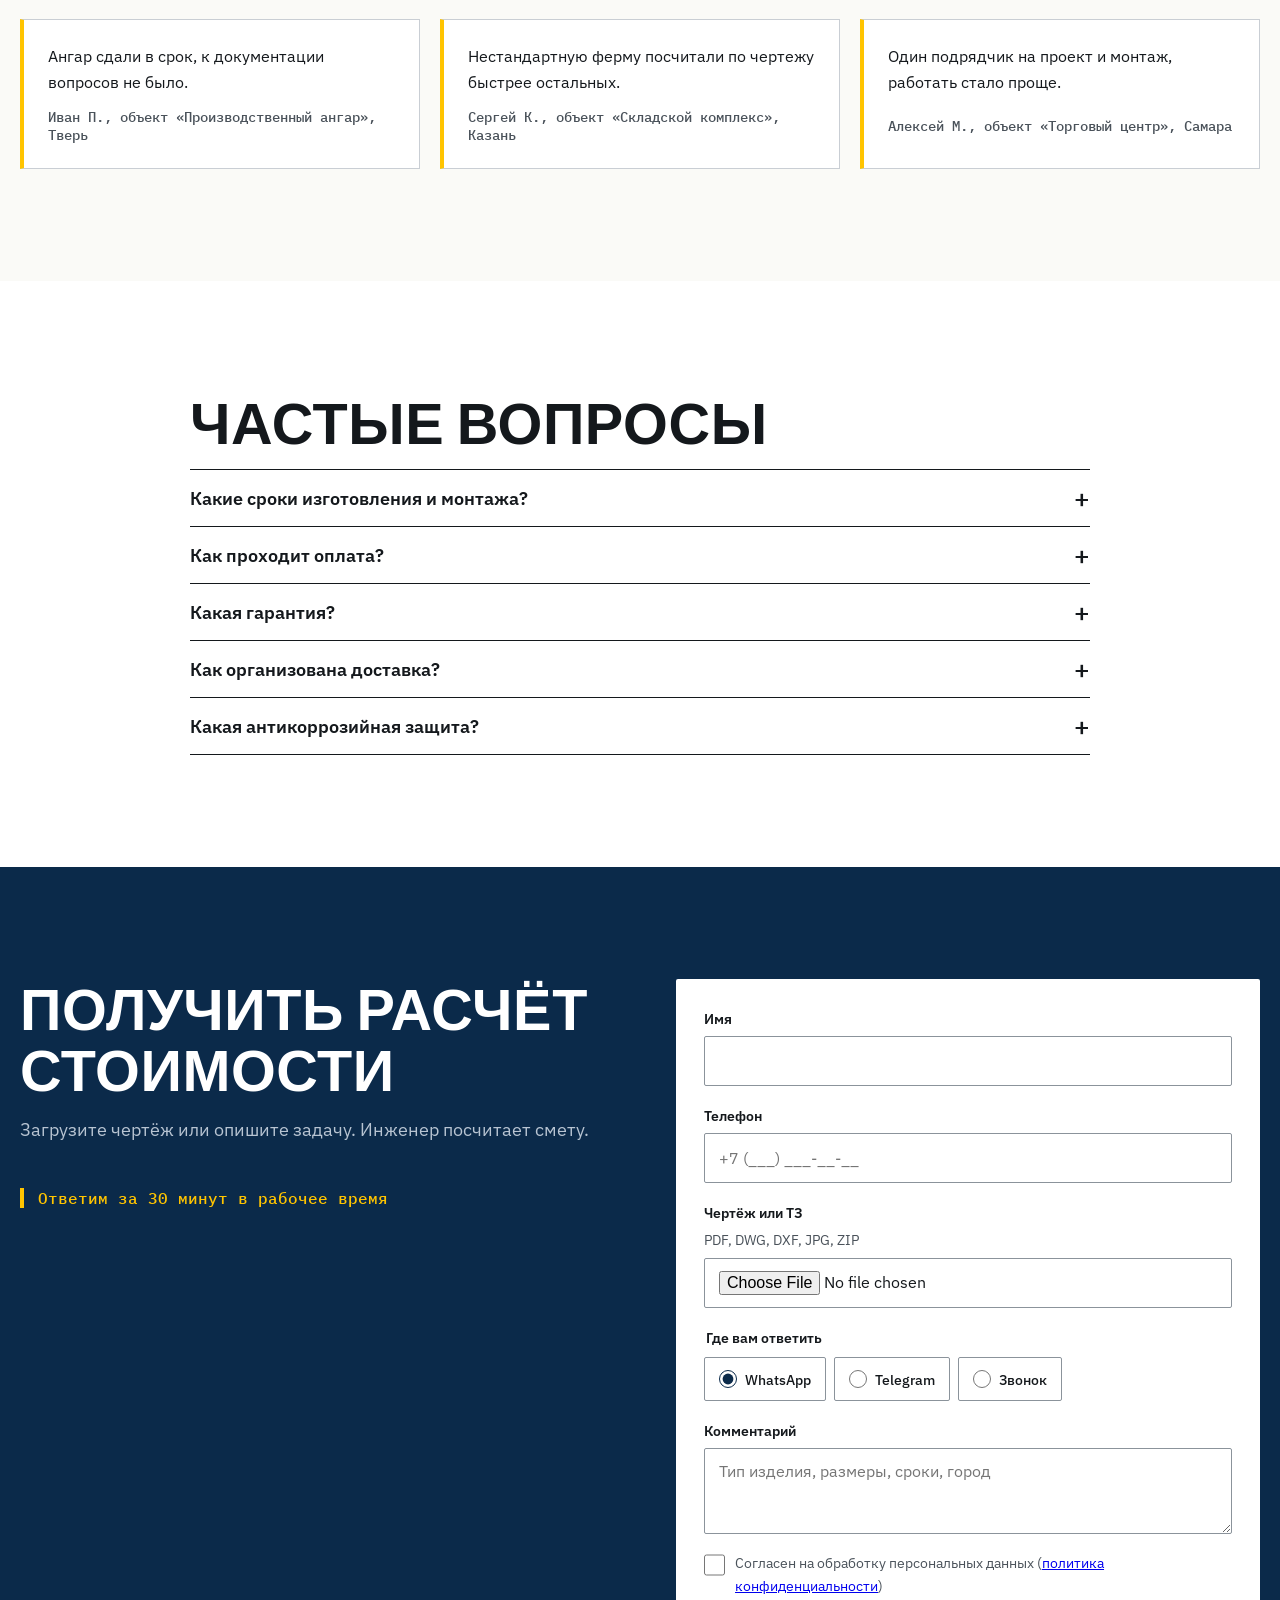
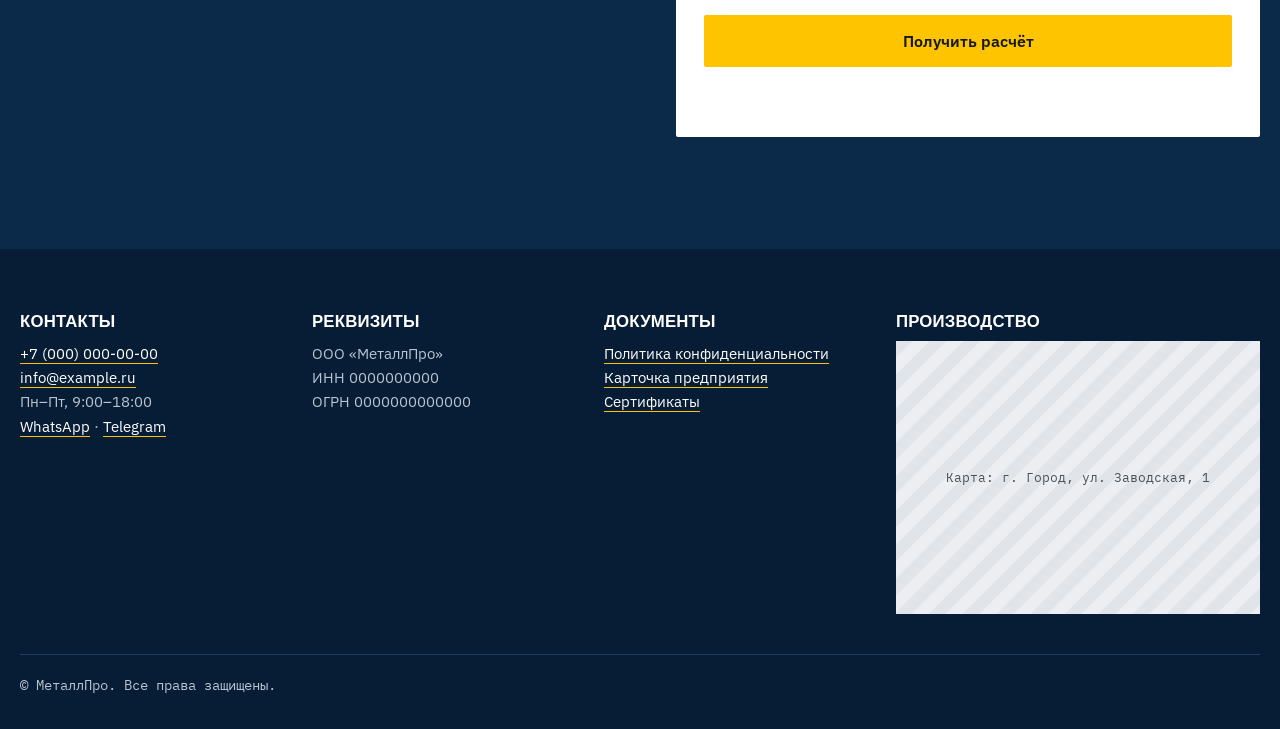
<file: index-eng.html>
<!DOCTYPE html>
<html lang="ru">
<head>
<meta charset="UTF-8">
<meta name="viewport" content="width=device-width, initial-scale=1">
<title>МеталлПро: металлоконструкции точно в срок и в допуск</title>
<meta name="description" content="Проектирование, изготовление и монтаж металлоконструкций. Быстрый расчёт стоимости по чертежу.">
<link rel="preconnect" href="https://fonts.googleapis.com">
<link rel="preconnect" href="https://fonts.gstatic.com" crossorigin>
<link href="https://fonts.googleapis.com/css2?family=IBM+Plex+Sans+Condensed:wght@600;700&family=IBM+Plex+Sans:wght@400;500;600&family=IBM+Plex+Mono:wght@400;500&display=swap" rel="stylesheet">
<link rel="stylesheet" href="style-eng.css">
</head>
<body>
<header class="top"><div class="c">
  <a class="logo" href="#">МеталлПро</a>
  <nav aria-label="Разделы"><a href="#directions">Направления</a><a href="#cases">Кейсы</a><a href="#quality">Качество</a><a href="#faq">Вопросы</a></nav>
  <a class="tel" href="tel:+70000000000">+7 (000) 000-00-00</a>
  <a class="ic" href="https://wa.me/" aria-label="WhatsApp">WA</a>
  <a class="ic" href="https://t.me/" aria-label="Telegram">TG</a>
  <a class="btn" style="min-height:44px;padding:0 18px" href="#request">Заявка</a>
</div></header>

<main>
<!-- 1. HERO, вариант A: фото + чертёжная сетка -->
<section class="hero ha">
  <div class="txt grid-bg" style="background-color:var(--bg)">
    <h1>Металло&shy;конструкции. Точно в срок и в допуск</h1>
    <p>Проектируем, изготавливаем и монтируем. Фиксируем цену и сроки в договоре, контролируем допуски на каждом этапе.</p>
    <div class="row"><a class="btn" href="#calc">Получить расчёт</a><a class="btn line" href="#cases">Смотреть проекты</a></div>
  </div>
  <div class="pic" role="img" aria-label="Монтаж металлоконструкций (фото-заглушка)">
    <svg viewBox="0 0 600 700" preserveAspectRatio="xMidYMid slice" class="dr draw" aria-hidden="true" stroke="#0B2A4A">
      <path d="M0 175H600M0 350H600M0 525H600M150 0V700M300 0V700M450 0V700" stroke="#0B2A4A" opacity=".18"/>
      <path d="M40 48H560M40 36V60M560 36V60M52 48l14-6M52 48l14 6M548 48l-14-6M548 48l-14 6"/>
      <path d="M48 90V640M36 90H60M36 640H60M48 102l-6 14M48 102l6 14M48 628l-6-14M48 628l6-14"/>
      <path d="M520 640V610H550M520 640H550"/>
      <text x="300" y="42" text-anchor="middle" font-family="IBM Plex Mono,monospace" font-size="15" stroke="none" fill="#0B2A4A" style="paint-order:stroke;stroke:#FAFAF7;stroke-width:6px">24 000</text>
      <text x="40" y="365" font-family="IBM Plex Mono,monospace" font-size="15" stroke="none" fill="#0B2A4A" transform="rotate(-90 40 365)" text-anchor="middle" style="paint-order:stroke;stroke:#e6e9ec;stroke-width:6px">9 500</text>
    </svg>
  </div>
</section>

<!-- 1. HERO, вариант B (откройте страницу с ?hero=b) -->
<section class="hero hb"><div class="c">
  <div>
    <h1>Металло&shy;конструкции. Точно в срок и в допуск</h1>
    <p>Проектируем, изготавливаем и монтируем. Фиксируем цену и сроки в договоре, контролируем допуски на каждом этапе.</p>
    <div class="row"><a class="btn" href="#calc">Получить расчёт</a><a class="btn line" href="#cases">Смотреть проекты</a></div>
  </div>
  <svg viewBox="0 0 600 340" class="dr draw" aria-label="Сечения профилей: двутавр, швеллер, уголок" role="img" stroke="#fff">
    <path d="M60 40H260V72H175V228H260V260H60V228H145V72H60Z"/>
    <path d="M300 40H400V72H330V228H400V260H300Z"/>
    <path d="M440 40H470V228H540V260H440Z"/>
    <path d="M40 40V260M30 40H50M30 260H50M60 290H260M60 280V300M260 280V300" stroke="#FFC400"/>
    <g font-family="IBM Plex Mono,monospace" font-size="14" fill="#b8c4d2" stroke="none"><text x="160" y="320" text-anchor="middle">Двутавр</text><text x="350" y="320" text-anchor="middle">Швеллер</text><text x="490" y="320" text-anchor="middle">Уголок</text><text x="160" y="284" text-anchor="middle" fill="#FFC400">200</text></g>
  </svg>
</div></section>

<!-- 2. КАЛЬКУЛЯТОР -->
<section class="sec" id="calc"><div class="c">
  <form class="calc" id="calc-form" novalidate data-reveal>
    <label>Тип изделия<select><option>Ангар</option><option>Каркас здания</option><option>Ферма</option><option>Лестница</option><option>Ограждение</option><option>Нестандартное изделие</option></select></label>
    <label>Площадь, м² или масса, т<input id="calc-size" type="number" min="1" step="0.1" inputmode="decimal" placeholder="500"></label>
    <label>Регион<select><option>Москва и область</option><option>Санкт-Петербург и область</option><option>Другой регион РФ</option></select></label>
    <label>Срок<select><option>До 1 месяца</option><option>1–3 месяца</option><option>3–6 месяцев</option><option>Более 6 месяцев</option></select></label>
    <button class="btn" type="submit">Узнать ориентировочную цену</button>
    <p class="res" id="calc-res" role="status"></p>
  </form>
</div></section>

<!-- 3. ПОКАЗАТЕЛИ (примерные) -->
<section class="sec blue"><div class="c nums">
  <div class="num"><b data-count="3000">3 000</b><span>тонн металла в год</span></div>
  <div class="num"><b data-count="480">480</b><span>реализованных объектов</span></div>
  <div class="num"><b data-count="12">12</b><span>лет на рынке</span></div>
  <div class="num"><b data-count="5" data-suffix=" лет">5 лет</b><span>гарантии на конструкции</span></div>
</div></section>

<!-- 4. НАПРАВЛЕНИЯ -->
<section class="sec" id="directions"><div class="c">
  <h2 data-reveal>Направления</h2>
  <p class="lead" data-reveal>Наведите на плитку, чтобы увидеть пример работы.</p>
  <div class="tiles">
    <a class="tile" href="#request"><div class="photo"></div><svg viewBox="0 0 64 64" class="dr draw" fill="none" stroke-linejoin="round"><path d="M6 52V30Q32 4 58 30V52M6 52H58M20 52V36M44 52V36"/></svg><h3>Ангары</h3><p>Арочные и каркасные, пролёт до 36 м</p></a>
    <a class="tile" href="#request"><div class="photo"></div><svg viewBox="0 0 64 64" class="dr draw" fill="none"><path d="M8 54V10M32 54V10M56 54V10M8 10H56M8 32H56M8 54H56"/></svg><h3>Каркасы зданий</h3><p>Склады, цеха, торговые центры</p></a>
    <a class="tile" href="#request"><div class="photo"></div><svg viewBox="0 0 64 64" class="dr draw" fill="none" stroke-linejoin="round"><path d="M6 50H58M6 50L32 14L58 50M19 32V50M45 32V50M19 32L32 50L45 32"/></svg><h3>Фермы</h3><p>Стропильные и подстропильные</p></a>
    <a class="tile" href="#request"><div class="photo"></div><svg viewBox="0 0 64 64" class="dr draw" fill="none" stroke-linejoin="round"><path d="M8 54H20V42H32V30H44V18H56"/></svg><h3>Лестницы</h3><p>Маршевые, винтовые, пожарные</p></a>
    <a class="tile" href="#request"><div class="photo"></div><svg viewBox="0 0 64 64" class="dr draw" fill="none"><path d="M10 54V20M32 54V20M54 54V20M6 20H58M6 34H58"/></svg><h3>Ограждения</h3><p>Кровли, лестниц, территорий</p></a>
    <a class="tile" href="#request"><div class="photo"></div><svg viewBox="0 0 64 64" class="dr draw" fill="none"><path d="M14 12H50M14 52H50M32 12V52"/></svg><h3>Нестандартные изделия</h3><p>По вашему чертежу или ТЗ</p></a>
  </div>
</div></section>

<!-- 5. ТАЙМЛАЙН -->
<section class="sec blue"><div class="c">
  <h2 data-reveal>Как мы работаем</h2>
  <p class="lead" data-reveal>Семь шагов от заявки до сдачи объекта.</p>
  <ol class="tl" style="--line:#3d5a7a">
    <li><small>01</small><h3>Заявка</h3><p>Расчёт по чертежу или ТЗ</p></li>
    <li><small>02</small><h3>Замеры</h3><p>Выезд инженера на объект</p></li>
    <li><small>03</small><h3>Проект</h3><p>КМ и КМД, согласование</p></li>
    <li><small>04</small><h3>Производство</h3><p>Изготовление и контроль ОТК</p></li>
    <li><small>05</small><h3>Доставка</h3><p>По графику на площадку</p></li>
    <li><small>06</small><h3>Монтаж</h3><p>Собственные бригады</p></li>
    <li><small>07</small><h3>Сдача</h3><p>Документация и гарантия</p></li>
  </ol>
</div></section>
<style>.blue .tl small,.blue .tl p{color:#b8c4d2}.blue .tl li::before{border-color:#fff}</style>

<!-- 6. КЕЙСЫ (данные примерные) -->
<section class="sec" id="cases"><div class="c">
  <h2 data-reveal>Кейсы</h2>
  <p class="lead" data-reveal>Паспорт каждого объекта: площадь, масса металла, срок, город.</p>
  <div class="cards c3">
    <article class="case" data-reveal><div class="ba"><div class="ph">До</div><div class="ph">После</div></div><div class="b"><h3>Производственный ангар</h3>
      <dl class="pass"><div><dt>Площадь</dt><dd>2 400 м²</dd></div><div><dt>Масса</dt><dd>180 т</dd></div><div><dt>Срок</dt><dd>3 мес.</dd></div><div><dt>Город</dt><dd>Тверь</dd></div></dl></div></article>
    <article class="case" data-reveal><div class="ba"><div class="ph">До</div><div class="ph">После</div></div><div class="b"><h3>Складской комплекс</h3>
      <dl class="pass"><div><dt>Площадь</dt><dd>6 000 м²</dd></div><div><dt>Масса</dt><dd>420 т</dd></div><div><dt>Срок</dt><dd>5 мес.</dd></div><div><dt>Город</dt><dd>Казань</dd></div></dl></div></article>
    <article class="case" data-reveal><div class="ba"><div class="ph">До</div><div class="ph">После</div></div><div class="b"><h3>Торговый центр</h3>
      <dl class="pass"><div><dt>Площадь</dt><dd>3 800 м²</dd></div><div><dt>Масса</dt><dd>260 т</dd></div><div><dt>Срок</dt><dd>4 мес.</dd></div><div><dt>Город</dt><dd>Самара</dd></div></dl></div></article>
  </div>
</div></section>

<!-- 7. ПРОИЗВОДСТВО И КАЧЕСТВО -->
<section class="sec blue" id="quality"><div class="c split">
  <div data-reveal>
    <h2>Производство и качество</h2>
    <p class="lead">Контроль на каждом этапе: от входного металла до окраски.</p>
    <ul class="qa">
      <li><b>ОТК на каждом этапе</b><span>Входной контроль металла, проверка швов и геометрии</span></li>
      <li><b>ГОСТ 23118-2019</b><span>Конструкции стальные строительные</span></li>
      <li><b>Допуск СРО</b><span>Номер и дату вставьте</span></li>
      <li><b>Аттестация сварщиков</b><span>Удостоверения и протоколы (НАКС)</span></li>
    </ul>
  </div>
  <div class="g2" data-reveal><div class="ph">Оборудование</div><div class="ph">Цех</div><div class="ph">ОТК</div><div class="ph">Сертификаты</div></div>
</div></section>

<!-- 8. КЛИЕНТЫ И ОТЗЫВЫ (примерные) -->
<section class="sec"><div class="c">
  <h2 data-reveal>Клиенты и отзывы</h2>
  <div class="logos" style="margin-top:32px"><div>Логотип</div><div>Логотип</div><div>Логотип</div><div>Логотип</div><div>Логотип</div><div>Логотип</div></div>
  <div class="cards c3">
    <blockquote data-reveal><p>Ангар сдали в срок, к документации вопросов не было.</p><cite>Иван П., объект «Производственный ангар», Тверь</cite></blockquote>
    <blockquote data-reveal><p>Нестандартную ферму посчитали по чертежу быстрее остальных.</p><cite>Сергей К., объект «Складской комплекс», Казань</cite></blockquote>
    <blockquote data-reveal><p>Один подрядчик на проект и монтаж, работать стало проще.</p><cite>Алексей М., объект «Торговый центр», Самара</cite></blockquote>
  </div>
</div></section>

<!-- 9. FAQ -->
<section class="sec paper" id="faq" style="background:#fff"><div class="c" style="max-width:900px">
  <h2 data-reveal>Частые вопросы</h2>
  <details><summary>Какие сроки изготовления и монтажа?</summary><p>Зависят от массы и сложности. Типовой ангар до 2 000 м² мы делаем за 2–3 месяца. Точный срок фиксируем в договоре.</p></details>
  <details><summary>Как проходит оплата?</summary><p>Обычно поэтапно: аванс, оплата после изготовления, остаток после монтажа. Схему согласуем в договоре.</p></details>
  <details><summary>Какая гарантия?</summary><p>5 лет на конструкции и покрытие. Условия прописаны в договоре.</p></details>
  <details><summary>Как организована доставка?</summary><p>Доставляем собственным или партнёрским транспортом на площадку по согласованному графику.</p></details>
  <details><summary>Какая антикоррозийная защита?</summary><p>Подбираем под условия эксплуатации: грунт-эмаль, горячее цинкование или огнезащитные составы.</p></details>
</div></section>

<!-- 10. ЗАЯВКА -->
<section class="sec blue" id="request"><div class="c split">
  <div data-reveal>
    <h2>Получить расчёт стоимости</h2>
    <p class="lead">Загрузите чертёж или опишите задачу. Инженер посчитает смету.</p>
    <p class="promise">Ответим за 30 минут в рабочее время</p>
  </div>
  <form class="panel" id="request-form" novalidate data-reveal>
    <label>Имя<input type="text" name="name" required autocomplete="name"></label>
    <label>Телефон<input type="tel" name="phone" required autocomplete="tel" placeholder="+7 (___) ___-__-__"></label>
    <label>Чертёж или ТЗ <span class="hint">PDF, DWG, DXF, JPG, ZIP</span><input type="file" name="file" accept=".pdf,.dwg,.dxf,.jpg,.jpeg,.png,.zip"></label>
    <fieldset class="msg"><legend>Где вам ответить</legend>
      <label><input type="radio" name="via" value="wa" checked>WhatsApp</label>
      <label><input type="radio" name="via" value="tg">Telegram</label>
      <label><input type="radio" name="via" value="tel">Звонок</label></fieldset>
    <label>Комментарий<textarea name="comment" rows="3" placeholder="Тип изделия, размеры, сроки, город"></textarea></label>
    <label class="chk"><input type="checkbox" name="consent"><span>Согласен на обработку персональных данных (<a href="#">политика конфиденциальности</a>)</span></label>
    <button class="btn" type="submit">Получить расчёт</button>
    <p class="res" id="request-res" role="status"></p>
  </form>
</div></section>
</main>

<!-- 11. ФУТЕР -->
<footer class="foot"><div class="c">
  <div class="cols">
    <div><h3>Контакты</h3><p><a href="tel:+70000000000">+7 (000) 000-00-00</a><br><a href="mailto:info@example.ru">info@example.ru</a><br>Пн–Пт, 9:00–18:00<br><a href="https://wa.me/">WhatsApp</a> · <a href="https://t.me/">Telegram</a></p></div>
    <div><h3>Реквизиты</h3><p>ООО «МеталлПро»<br>ИНН 0000000000<br>ОГРН 0000000000000</p></div>
    <div><h3>Документы</h3><p><a href="#">Политика конфиденциальности</a><br><a href="#">Карточка предприятия</a><br><a href="#">Сертификаты</a></p></div>
    <div><h3>Производство</h3><!-- Карта: вставьте код Яндекс.Карт вместо блока --><div class="ph">Карта: г. Город, ул. Заводская, 1</div></div>
  </div>
  <p class="copy mono">© МеталлПро. Все права защищены.</p>
</div></footer>

<div class="bar"><a class="btn line" href="tel:+70000000000">Позвонить</a><a class="btn" href="#calc">Рассчитать</a></div>
<script src="script-eng.js"></script>
</body>
</html>
</file>
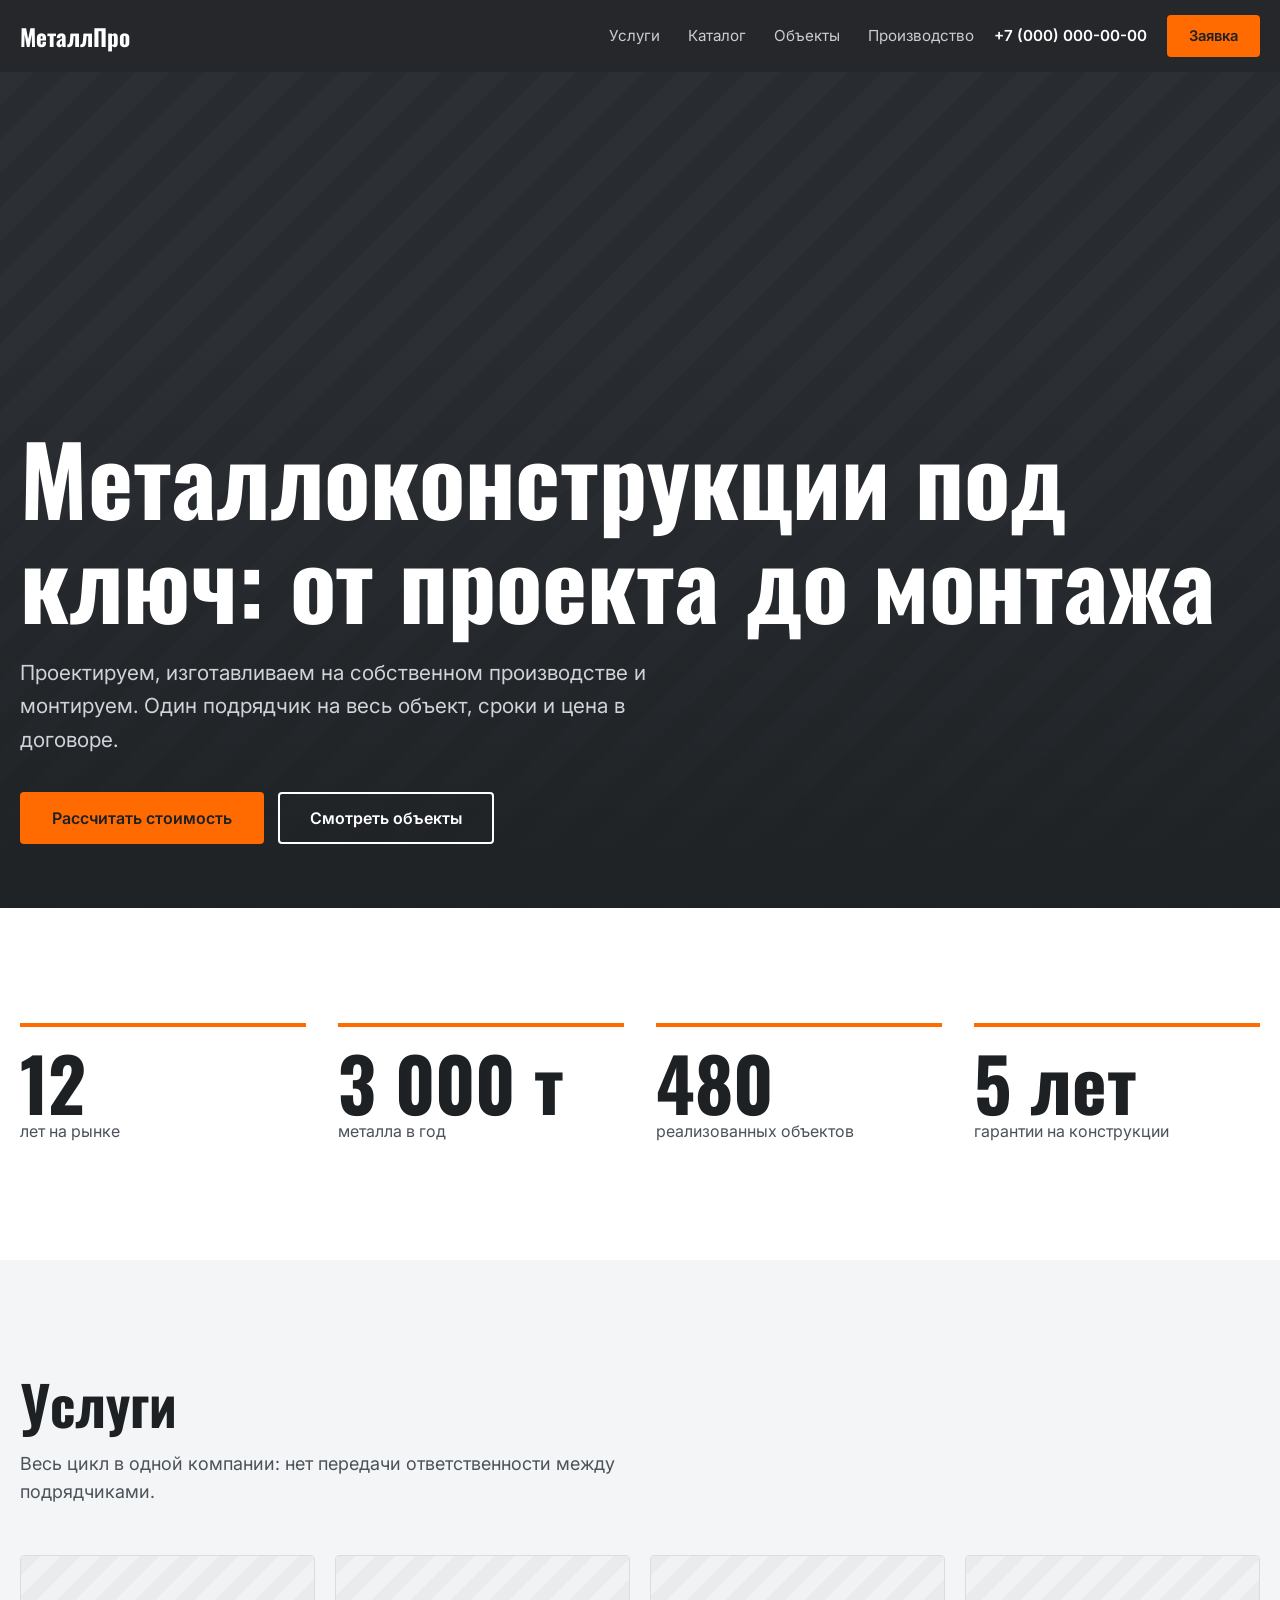
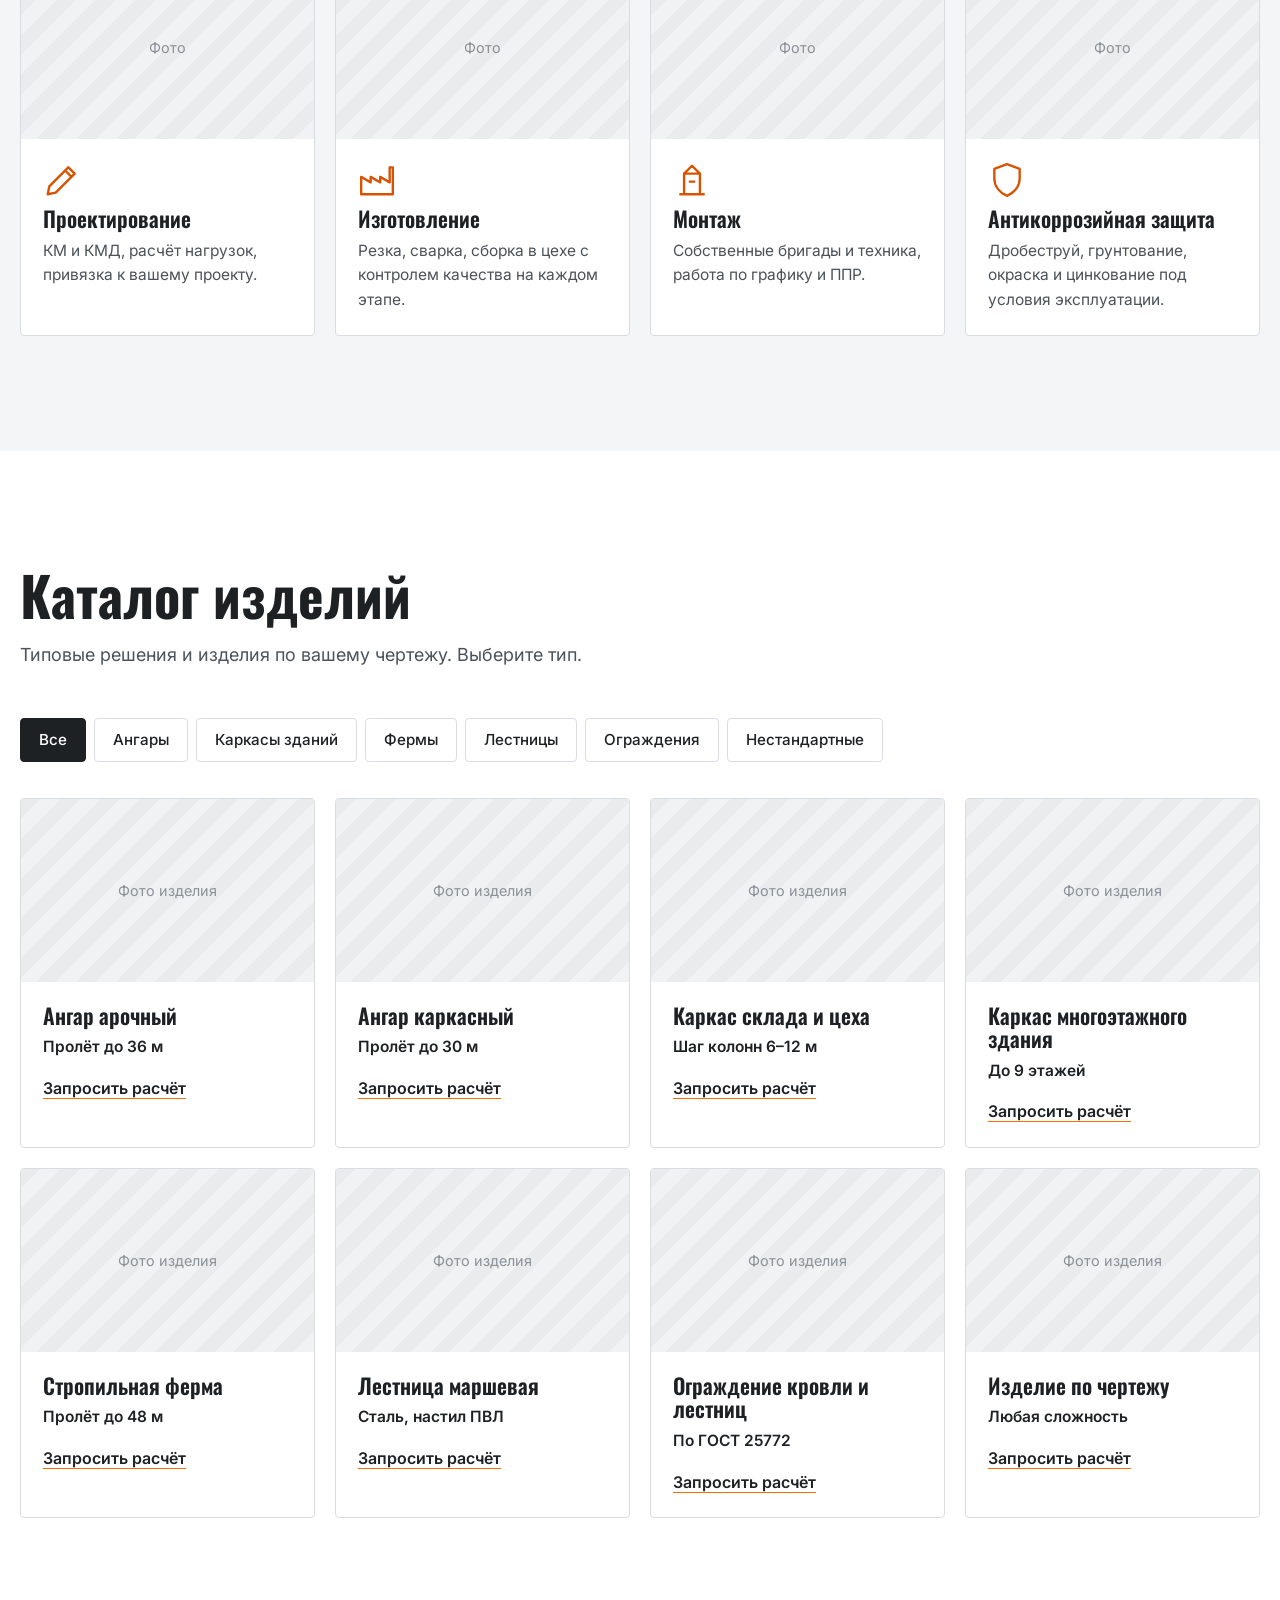
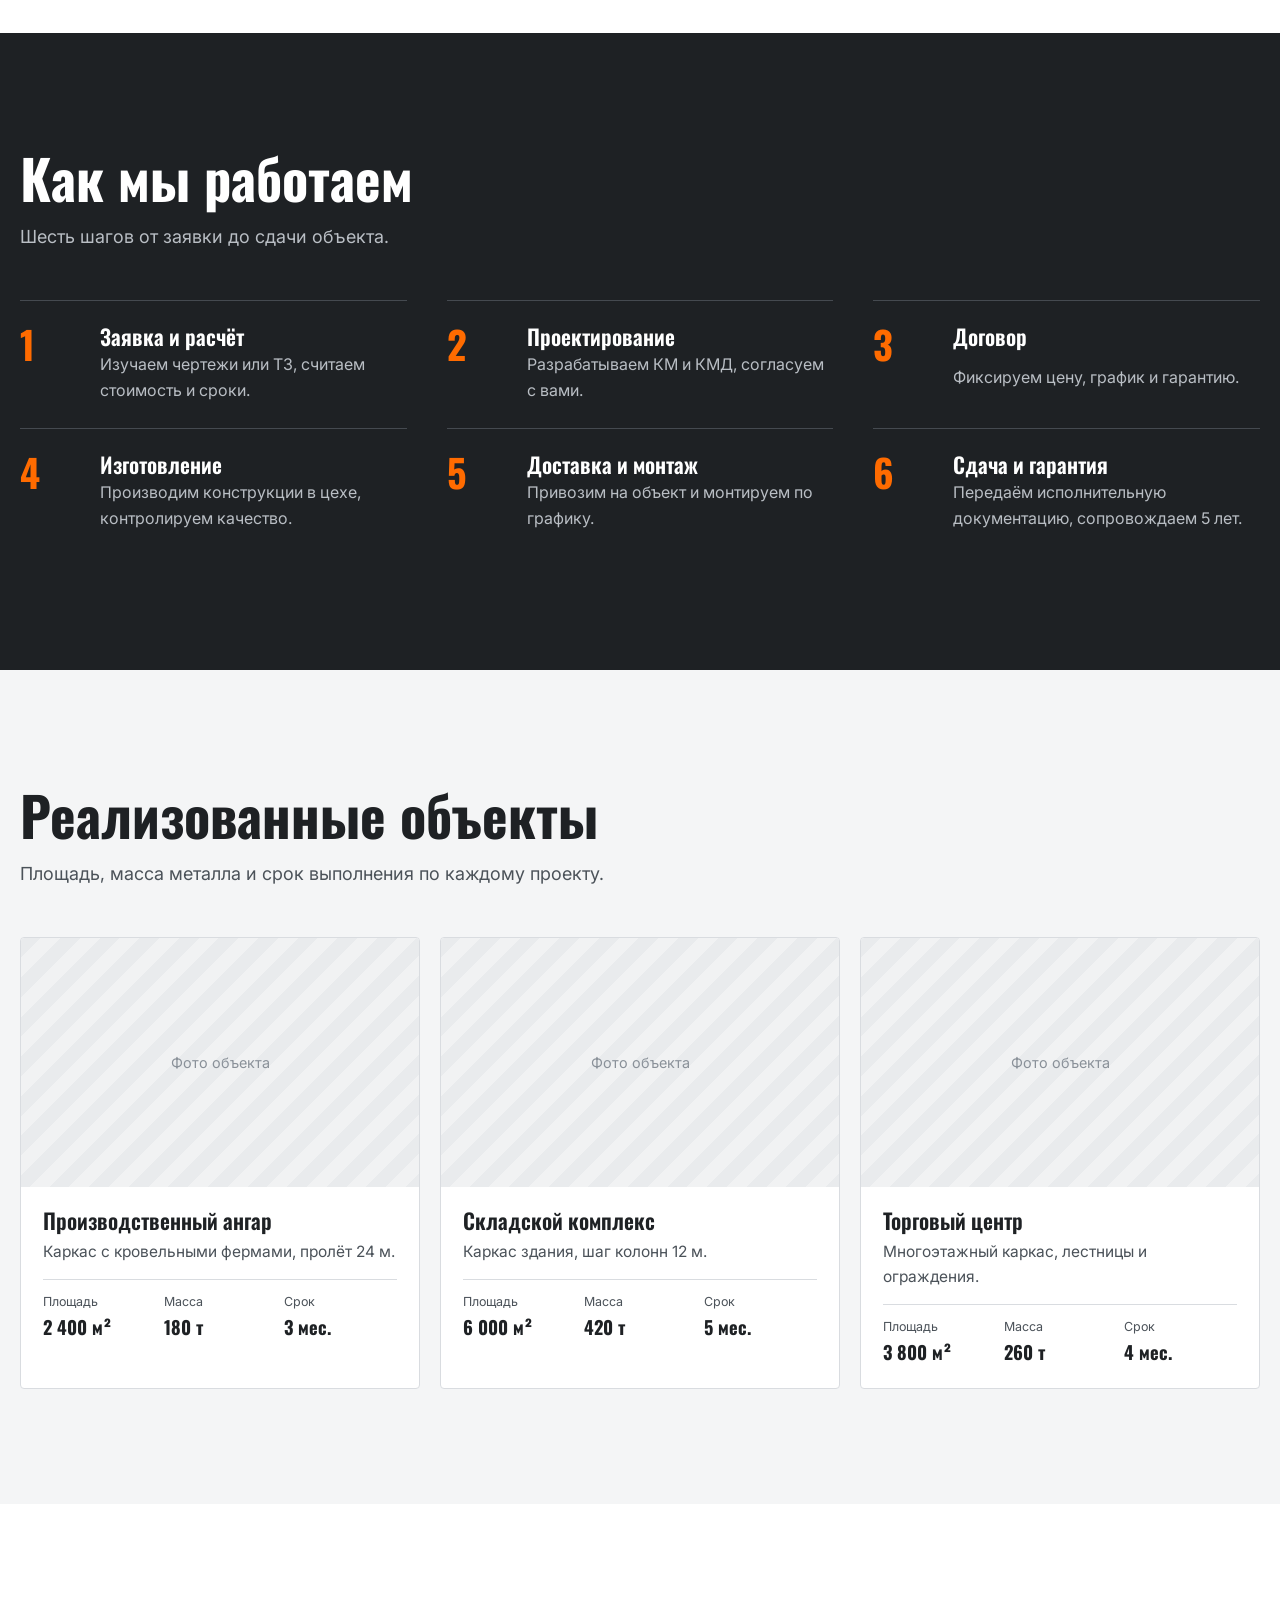
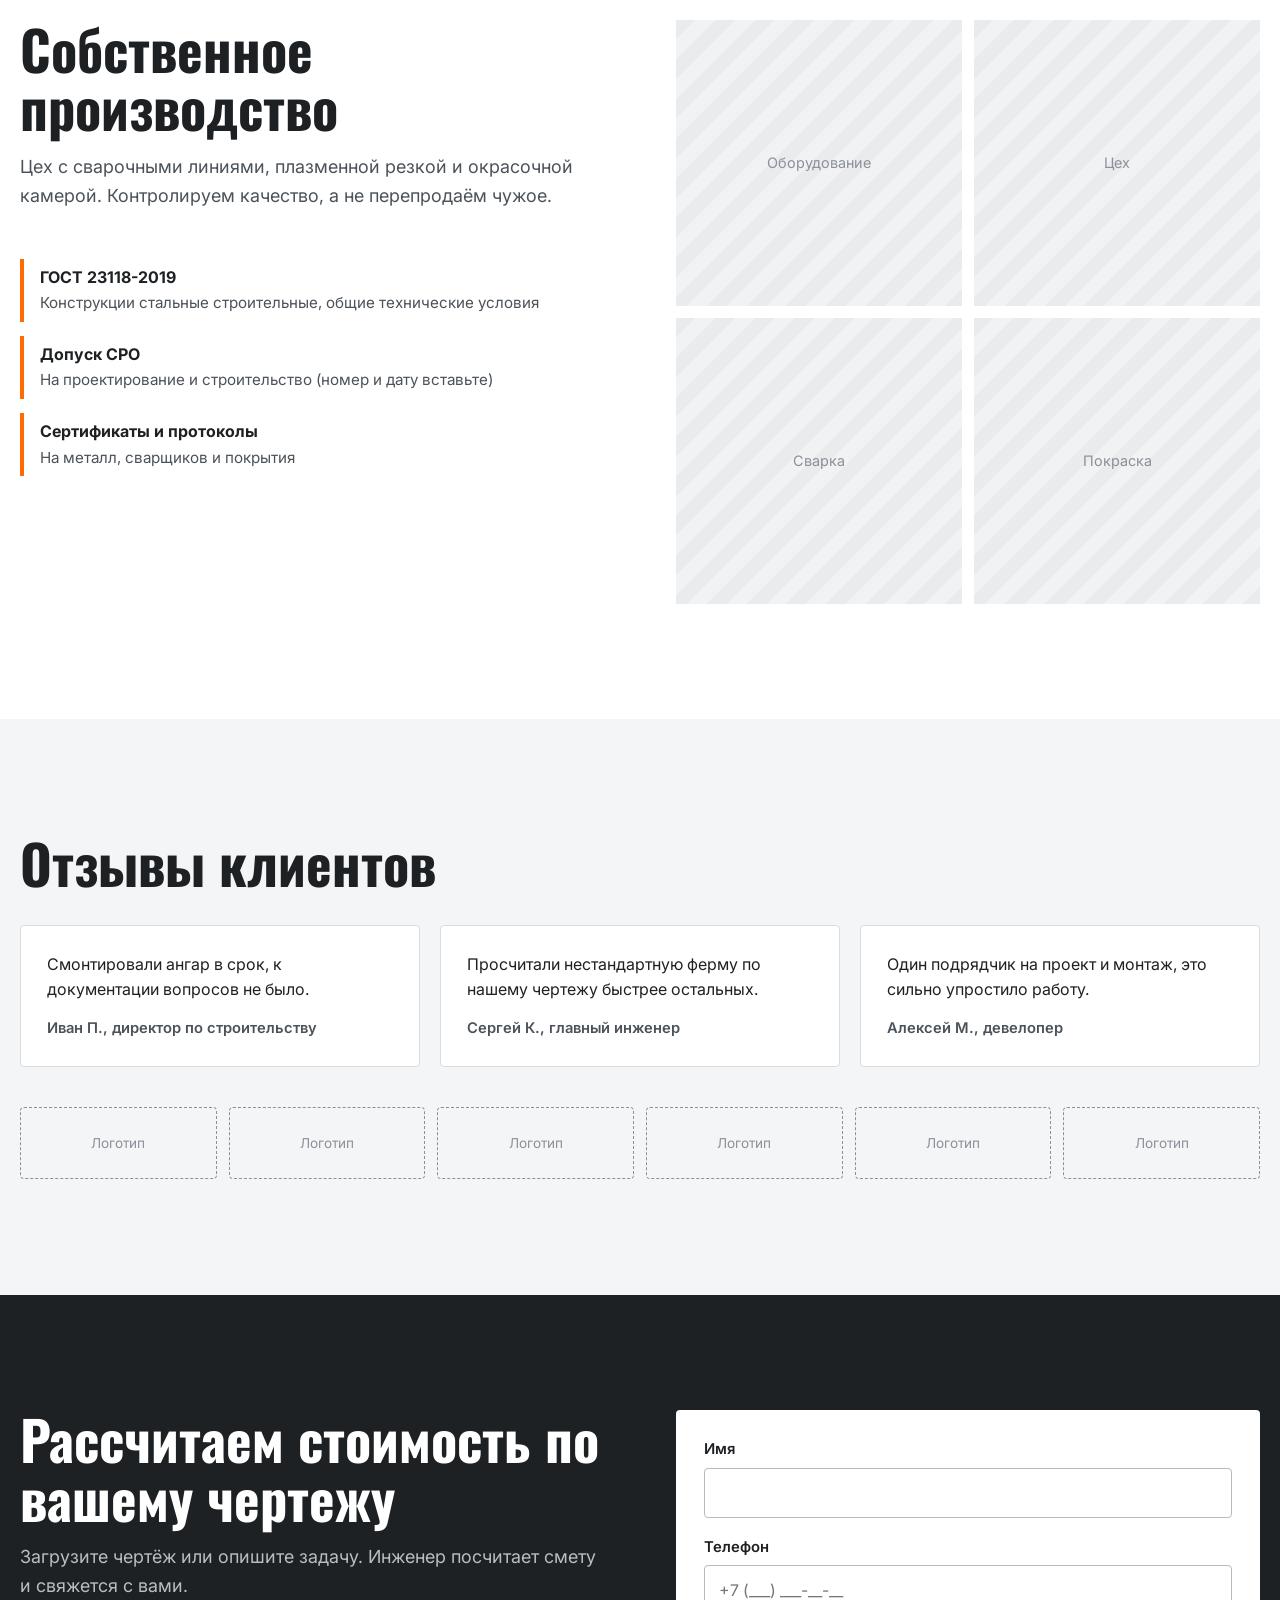
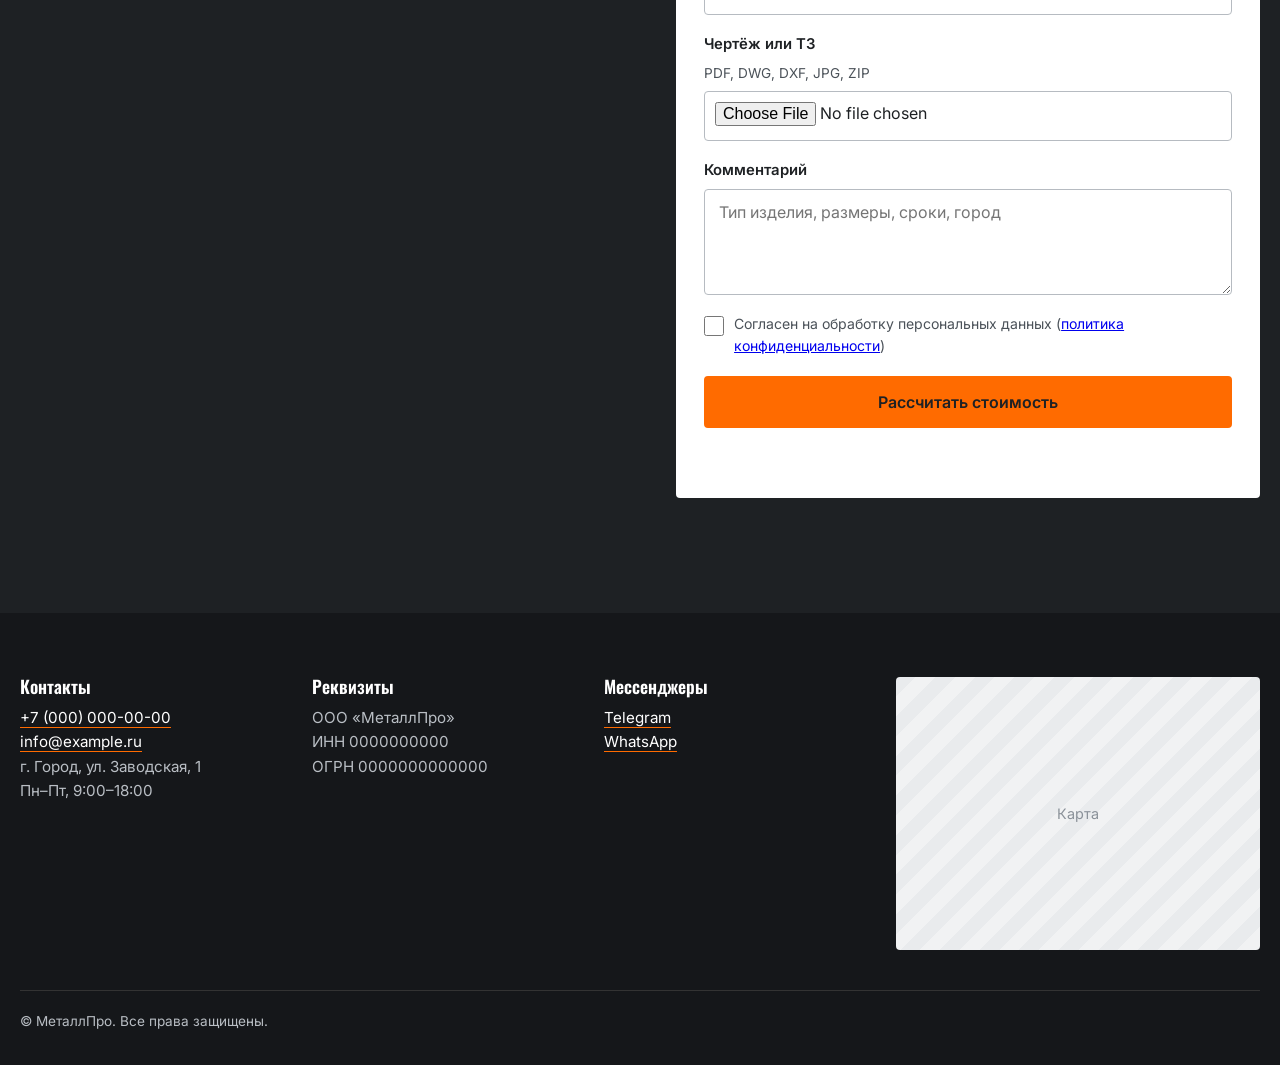
<file: index-pro.html>
<!DOCTYPE html>
<html lang="ru">
<head>
<meta charset="UTF-8">
<meta name="viewport" content="width=device-width, initial-scale=1">
<title>МеталлПро: металлоконструкции под ключ от проекта до монтажа</title>
<meta name="description" content="Проектирование, изготовление и монтаж ангаров, каркасов зданий, ферм, лестниц и ограждений. Расчёт стоимости по чертежу.">
<link rel="preconnect" href="https://fonts.googleapis.com">
<link rel="preconnect" href="https://fonts.gstatic.com" crossorigin>
<link href="https://fonts.googleapis.com/css2?family=Oswald:wght@500;700&family=Inter:wght@400;500;600&display=swap" rel="stylesheet">
<link rel="stylesheet" href="style-pro.css">
</head>
<body>
<header class="top"><div class="c">
  <a class="logo" href="#">МеталлПро</a>
  <nav aria-label="Разделы"><a href="#services">Услуги</a><a href="#catalog">Каталог</a><a href="#portfolio">Объекты</a><a href="#production">Производство</a></nav>
  <a class="tel" href="tel:+70000000000">+7 (000) 000-00-00</a>
  <a class="btn sm" href="#request">Заявка</a>
</div></header>

<main>
<!-- 1. HERO -->
<section class="hero"><div class="c">
  <h1>Металлоконструкции под ключ: от проекта до монтажа</h1>
  <p>Проектируем, изготавливаем на собственном производстве и монтируем. Один подрядчик на весь объект, сроки и цена в договоре.</p>
  <div class="row"><a class="btn" href="#request">Рассчитать стоимость</a><a class="btn ghost" href="#portfolio">Смотреть объекты</a></div>
</div></section>

<!-- 2. ЦИФРЫ (примерные, замените на реальные) -->
<section class="sec"><div class="c stats" data-reveal>
  <div class="stat"><b>12</b><span>лет на рынке</span></div>
  <div class="stat"><b>3 000 т</b><span>металла в год</span></div>
  <div class="stat"><b>480</b><span>реализованных объектов</span></div>
  <div class="stat"><b>5 лет</b><span>гарантии на конструкции</span></div>
</div></section>

<!-- 3. УСЛУГИ -->
<section class="sec paper" id="services"><div class="c">
  <h2 data-reveal>Услуги</h2>
  <p class="lead" data-reveal>Весь цикл в одной компании: нет передачи ответственности между подрядчиками.</p>
  <div class="grid c4">
    <article class="card" data-reveal><div class="ph">Фото</div><div class="b">
      <svg viewBox="0 0 48 48" fill="none" stroke="currentColor" stroke-width="3" stroke-linejoin="round" aria-hidden="true"><path d="M6 42L8 32 32 8l8 8L16 40zM28 12l8 8"/></svg>
      <h3>Проектирование</h3><p>КМ и КМД, расчёт нагрузок, привязка к вашему проекту.</p></div></article>
    <article class="card" data-reveal><div class="ph">Фото</div><div class="b">
      <svg viewBox="0 0 48 48" fill="none" stroke="currentColor" stroke-width="3" stroke-linejoin="round" aria-hidden="true"><path d="M4 42V20l12 7V20l12 7V20l12 7V8h4v34z"/></svg>
      <h3>Изготовление</h3><p>Резка, сварка, сборка в цехе с контролем качества на каждом этапе.</p></div></article>
    <article class="card" data-reveal><div class="ph">Фото</div><div class="b">
      <svg viewBox="0 0 48 48" fill="none" stroke="currentColor" stroke-width="3" stroke-linejoin="round" aria-hidden="true"><path d="M8 42h32M14 42V16h20v26M14 16L24 6l10 10M20 26h8"/></svg>
      <h3>Монтаж</h3><p>Собственные бригады и техника, работа по графику и ППР.</p></div></article>
    <article class="card" data-reveal><div class="ph">Фото</div><div class="b">
      <svg viewBox="0 0 48 48" fill="none" stroke="currentColor" stroke-width="3" stroke-linejoin="round" aria-hidden="true"><path d="M24 4l16 6v12c0 10-7 18-16 22C15 40 8 32 8 22V10z"/></svg>
      <h3>Антикоррозийная защита</h3><p>Дробеструй, грунтование, окраска и цинкование под условия эксплуатации.</p></div></article>
  </div>
</div></section>

<!-- 4. КАТАЛОГ -->
<section class="sec" id="catalog"><div class="c">
  <h2 data-reveal>Каталог изделий</h2>
  <p class="lead" data-reveal>Типовые решения и изделия по вашему чертежу. Выберите тип.</p>
  <div class="filters" id="filters" role="group" aria-label="Фильтр по типу изделий"></div>
  <div class="grid c4" id="catalog-list" aria-live="polite"></div>
</div></section>

<!-- 5. ЭТАПЫ -->
<section class="sec dark"><div class="c">
  <h2 data-reveal>Как мы работаем</h2>
  <p class="lead" data-reveal>Шесть шагов от заявки до сдачи объекта.</p>
  <ol class="steps">
    <li data-reveal><h3>Заявка и расчёт</h3><p>Изучаем чертежи или ТЗ, считаем стоимость и сроки.</p></li>
    <li data-reveal><h3>Проектирование</h3><p>Разрабатываем КМ и КМД, согласуем с вами.</p></li>
    <li data-reveal><h3>Договор</h3><p>Фиксируем цену, график и гарантию.</p></li>
    <li data-reveal><h3>Изготовление</h3><p>Производим конструкции в цехе, контролируем качество.</p></li>
    <li data-reveal><h3>Доставка и монтаж</h3><p>Привозим на объект и монтируем по графику.</p></li>
    <li data-reveal><h3>Сдача и гарантия</h3><p>Передаём исполнительную документацию, сопровождаем 5 лет.</p></li>
  </ol>
</div></section>

<!-- 6. ПОРТФОЛИО (данные примерные) -->
<section class="sec paper" id="portfolio"><div class="c">
  <h2 data-reveal>Реализованные объекты</h2>
  <p class="lead" data-reveal>Площадь, масса металла и срок выполнения по каждому проекту.</p>
  <div class="grid c3">
    <article class="card" data-reveal><div class="ph">Фото объекта</div><div class="b"><h3>Производственный ангар</h3><p>Каркас с кровельными фермами, пролёт 24 м.</p>
      <dl><div><dt>Площадь</dt><dd>2 400 м²</dd></div><div><dt>Масса</dt><dd>180 т</dd></div><div><dt>Срок</dt><dd>3 мес.</dd></div></dl></div></article>
    <article class="card" data-reveal><div class="ph">Фото объекта</div><div class="b"><h3>Складской комплекс</h3><p>Каркас здания, шаг колонн 12 м.</p>
      <dl><div><dt>Площадь</dt><dd>6 000 м²</dd></div><div><dt>Масса</dt><dd>420 т</dd></div><div><dt>Срок</dt><dd>5 мес.</dd></div></dl></div></article>
    <article class="card" data-reveal><div class="ph">Фото объекта</div><div class="b"><h3>Торговый центр</h3><p>Многоэтажный каркас, лестницы и ограждения.</p>
      <dl><div><dt>Площадь</dt><dd>3 800 м²</dd></div><div><dt>Масса</dt><dd>260 т</dd></div><div><dt>Срок</dt><dd>4 мес.</dd></div></dl></div></article>
  </div>
</div></section>

<!-- 7. ПРОИЗВОДСТВО -->
<section class="sec" id="production"><div class="c split">
  <div data-reveal>
    <h2>Собственное производство</h2>
    <p class="lead">Цех с сварочными линиями, плазменной резкой и окрасочной камерой. Контролируем качество, а не перепродаём чужое.</p>
    <ul class="certs">
      <li><b>ГОСТ 23118-2019</b><span>Конструкции стальные строительные, общие технические условия</span></li>
      <li><b>Допуск СРО</b><span>На проектирование и строительство (номер и дату вставьте)</span></li>
      <li><b>Сертификаты и протоколы</b><span>На металл, сварщиков и покрытия</span></li>
    </ul>
  </div>
  <div class="g2" data-reveal><div class="ph">Оборудование</div><div class="ph">Цех</div><div class="ph">Сварка</div><div class="ph">Покраска</div></div>
</div></section>

<!-- 8. ОТЗЫВЫ И КЛИЕНТЫ (примерные тексты) -->
<section class="sec paper"><div class="c">
  <h2 data-reveal>Отзывы клиентов</h2>
  <div class="grid c3" style="margin-top:32px">
    <blockquote data-reveal><p>Смонтировали ангар в срок, к документации вопросов не было.</p><cite>Иван П., директор по строительству</cite></blockquote>
    <blockquote data-reveal><p>Просчитали нестандартную ферму по нашему чертежу быстрее остальных.</p><cite>Сергей К., главный инженер</cite></blockquote>
    <blockquote data-reveal><p>Один подрядчик на проект и монтаж, это сильно упростило работу.</p><cite>Алексей М., девелопер</cite></blockquote>
  </div>
  <div class="logos" aria-label="Наши клиенты"><div>Логотип</div><div>Логотип</div><div>Логотип</div><div>Логотип</div><div>Логотип</div><div>Логотип</div></div>
</div></section>

<!-- 9. ЗАЯВКА -->
<section class="sec dark" id="request"><div class="c split">
  <div data-reveal>
    <h2>Рассчитаем стоимость по вашему чертежу</h2>
    <p class="lead">Загрузите чертёж или опишите задачу. Инженер посчитает смету и свяжется с вами.</p>
  </div>
  <form class="panel" id="request-form" novalidate data-reveal>
    <label>Имя <input type="text" name="name" required autocomplete="name"></label>
    <label>Телефон <input type="tel" name="phone" required autocomplete="tel" placeholder="+7 (___) ___-__-__"></label>
    <label>Чертёж или ТЗ <span class="hint">PDF, DWG, DXF, JPG, ZIP</span>
      <input type="file" name="drawing" accept=".pdf,.dwg,.dxf,.jpg,.jpeg,.png,.zip"></label>
    <label>Комментарий <textarea name="comment" rows="4" placeholder="Тип изделия, размеры, сроки, город"></textarea></label>
    <label class="chk"><input type="checkbox" name="consent"><span>Согласен на обработку персональных данных (<a href="#">политика конфиденциальности</a>)</span></label>
    <button class="btn" type="submit">Рассчитать стоимость</button>
    <p class="result" id="request-result" role="status"></p>
  </form>
</div></section>
</main>

<!-- 10. ФУТЕР -->
<footer class="foot"><div class="c">
  <div class="grid">
    <div><h3>Контакты</h3><p><a href="tel:+70000000000">+7 (000) 000-00-00</a><br><a href="mailto:info@example.ru">info@example.ru</a><br>г. Город, ул. Заводская, 1<br>Пн–Пт, 9:00–18:00</p></div>
    <div><h3>Реквизиты</h3><p>ООО «МеталлПро»<br>ИНН 0000000000<br>ОГРН 0000000000000</p></div>
    <div><h3>Мессенджеры</h3><p><a href="https://t.me/">Telegram</a><br><a href="https://wa.me/">WhatsApp</a></p></div>
    <!-- Карта: вставьте код встраивания Яндекс.Карт или Google Maps вместо этого блока -->
    <div class="ph">Карта</div>
  </div>
  <p class="copy">© МеталлПро. Все права защищены.</p>
</div></footer>

<script src="script-pro.js"></script>
</body>
</html>
</file>
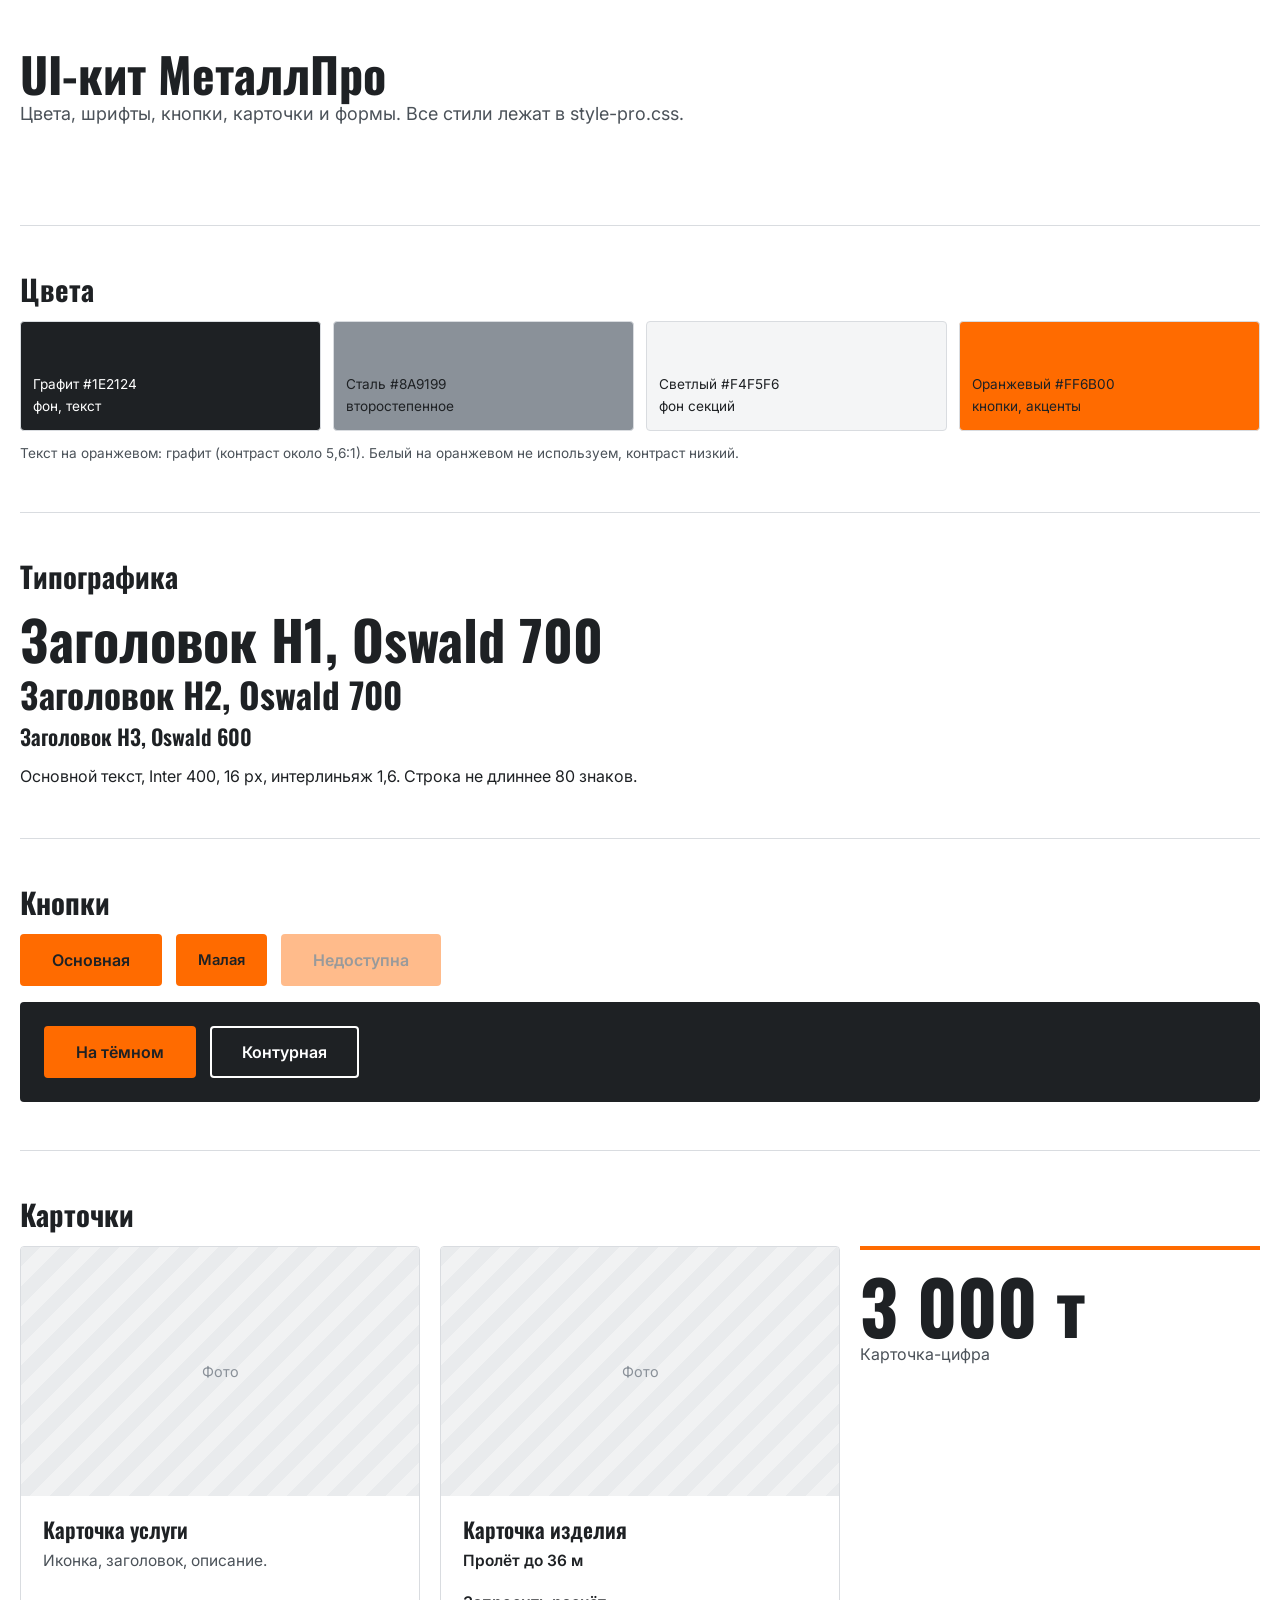
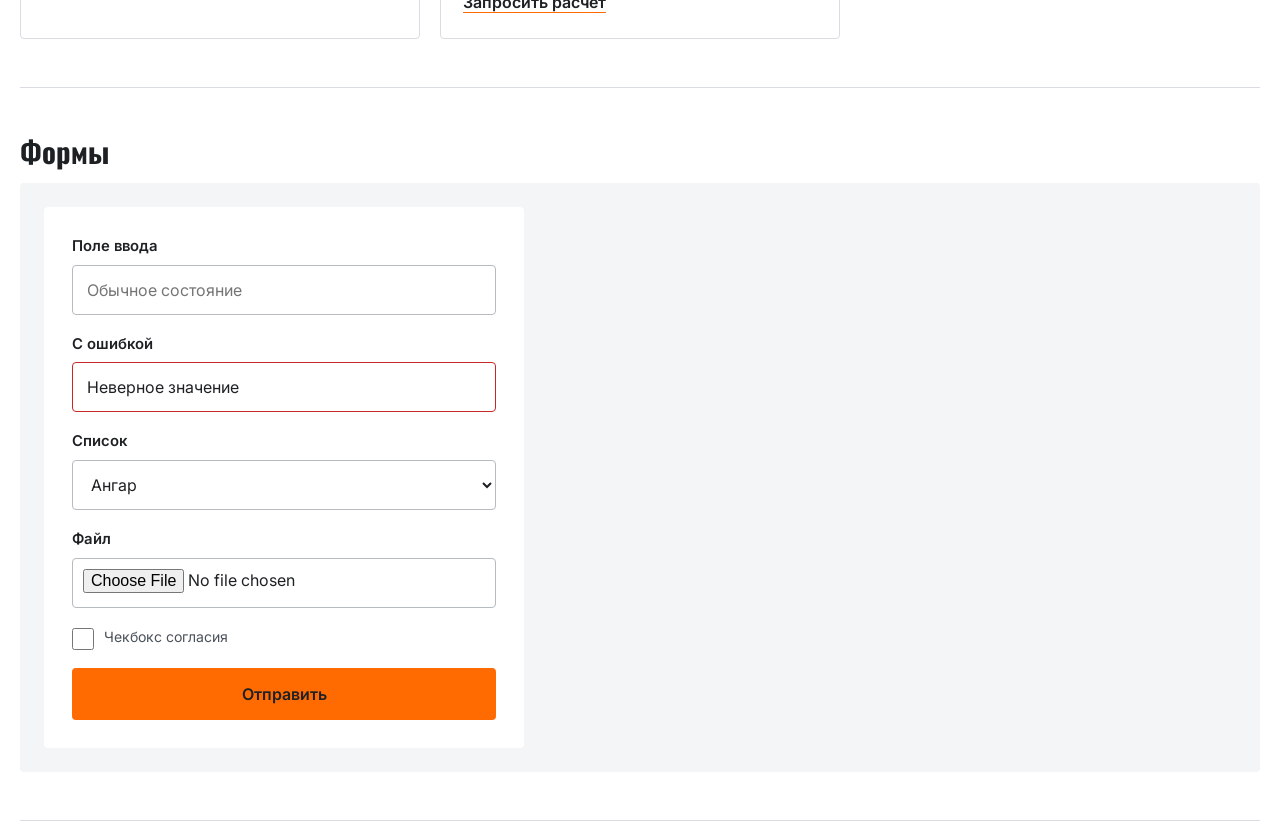
<file: ui-kit.html>
<!DOCTYPE html>
<html lang="ru"><head>
<meta charset="UTF-8"><meta name="viewport" content="width=device-width, initial-scale=1">
<title>UI-кит МеталлПро</title>
<link href="https://fonts.googleapis.com/css2?family=Oswald:wght@500;700&family=Inter:wght@400;500;600&display=swap" rel="stylesheet">
<link rel="stylesheet" href="style-pro.css">
<style>
.k{padding:48px 0;border-bottom:1px solid var(--line)}.k h2{font-size:1.8rem}
.sw{display:grid;grid-template-columns:repeat(2,1fr);gap:12px}@media(min-width:640px){.sw{grid-template-columns:repeat(4,1fr)}}
.sw div{height:110px;border-radius:4px;padding:12px;font-size:.85rem;display:flex;align-items:flex-end;border:1px solid var(--line)}
.on-dark{background:var(--g);padding:24px;border-radius:4px}
</style></head><body>
<div class="c">
<section class="k"><h1 style="font-size:3rem">UI-кит МеталлПро</h1><p class="lead">Цвета, шрифты, кнопки, карточки и формы. Все стили лежат в style-pro.css.</p></section>

<section class="k"><h2>Цвета</h2><div class="sw">
<div style="background:#1E2124;color:#fff">Графит #1E2124<br>фон, текст</div>
<div style="background:#8A9199;color:#1E2124">Сталь #8A9199<br>второстепенное</div>
<div style="background:#F4F5F6">Светлый #F4F5F6<br>фон секций</div>
<div style="background:#FF6B00;color:#1E2124">Оранжевый #FF6B00<br>кнопки, акценты</div></div>
<p class="hint" style="margin-top:12px">Текст на оранжевом: графит (контраст около 5,6:1). Белый на оранжевом не используем, контраст низкий.</p></section>

<section class="k"><h2>Типографика</h2>
<p style="font:700 3.4rem var(--fh);line-height:1.1">Заголовок H1, Oswald 700</p>
<p style="font:700 2.2rem var(--fh)">Заголовок H2, Oswald 700</p>
<p style="font:600 1.35rem var(--fh);margin-bottom:12px">Заголовок H3, Oswald 600</p>
<p>Основной текст, Inter 400, 16 px, интерлиньяж 1,6. Строка не длиннее 80 знаков.</p></section>

<section class="k"><h2>Кнопки</h2>
<div class="row"><a class="btn" href="#">Основная</a><a class="btn sm" href="#">Малая</a><button class="btn" disabled>Недоступна</button></div>
<div class="on-dark row" style="margin-top:16px;color:#fff"><a class="btn" href="#">На тёмном</a><a class="btn ghost" href="#">Контурная</a></div></section>

<section class="k"><h2>Карточки</h2><div class="grid c3">
<article class="card"><div class="ph">Фото</div><div class="b"><h3>Карточка услуги</h3><p>Иконка, заголовок, описание.</p></div></article>
<article class="card"><div class="ph">Фото</div><div class="b"><h3>Карточка изделия</h3><p class="spec">Пролёт до 36 м</p><a class="more" href="#">Запросить расчёт</a></div></article>
<div class="stat" style="align-self:start"><b>3 000 т</b><span>Карточка-цифра</span></div></div></section>

<section class="k"><h2>Формы</h2><div class="paper" style="padding:24px;border-radius:4px"><div class="panel" style="max-width:480px">
<label>Поле ввода <input type="text" placeholder="Обычное состояние"></label>
<label>С ошибкой <input type="text" class="err" value="Неверное значение"></label>
<label>Список <select><option>Ангар</option><option>Ферма</option></select></label>
<label>Файл <input type="file"></label>
<label class="chk"><input type="checkbox"><span>Чекбокс согласия</span></label>
<button class="btn">Отправить</button></div></div></section>
</div></body></html>
</file>
<file: style.css>
/* ===== Переменные: меняйте цвета здесь ===== */
:root {
  --graphite: #2b2e33;
  --graphite-soft: #3a3e45;
  --orange: #f26a1b;
  --orange-dark: #d95a10;
  --white: #ffffff;
  --paper: #f3f4f5;
  --ink: #23262a;
  --radius: 6px;
  --font-head: "Oswald", "Arial Narrow", sans-serif;
  --font-body: "Manrope", system-ui, sans-serif;
}

* { box-sizing: border-box; margin: 0; }
html { scroll-behavior: smooth; }
body { font-family: var(--font-body); color: var(--ink); background: var(--white); line-height: 1.6; }
.container { width: min(1080px, 100% - 40px); margin-inline: auto; }

h1, h2, h3 { font-family: var(--font-head); line-height: 1.1; letter-spacing: .01em; }
h2 { font-size: clamp(1.8rem, 5vw, 2.6rem); margin-bottom: 28px; }
.section { padding: 72px 0; }

:focus-visible { outline: 3px solid var(--orange); outline-offset: 3px; }

/* ===== Кнопка ===== */
.btn {
  display: inline-block; border: 0; cursor: pointer;
  background: var(--orange); color: var(--white);
  font: 700 1rem var(--font-body); text-decoration: none;
  padding: 16px 28px; border-radius: var(--radius);
  transition: background .2s;
}
.btn:hover { background: var(--orange-dark); }

/* ===== Hero ===== */
.hero { background: var(--graphite); color: var(--white); padding-bottom: 72px; }
.nav { display: flex; justify-content: space-between; align-items: center; padding: 22px 0; }
.logo { font: 700 1.5rem var(--font-head); }
.nav-phone { color: var(--white); text-decoration: none; font-weight: 700; }
.hero-inner { display: grid; gap: 40px; align-items: center; padding-top: 40px; }
.hero h1 { font-size: clamp(2.6rem, 9vw, 4.8rem); font-weight: 700; margin-bottom: 20px; }
.hero p { font-size: 1.15rem; color: #d5d8dc; max-width: 34em; margin-bottom: 32px; }
.truss { width: 100%; max-width: 420px; color: var(--orange); justify-self: center; }

/* ===== Карточки ===== */
.cards { display: grid; gap: 20px; }
.card { background: var(--paper); border-left: 5px solid var(--orange); border-radius: var(--radius); padding: 28px; }
.card svg { width: 44px; height: 44px; color: var(--orange); margin-bottom: 14px; }
.card h3 { font-size: 1.5rem; margin-bottom: 8px; }
.card p { color: #4a4f55; }

/* ===== Галерея ===== */
.gallery-section { background: var(--paper); }
.gallery { display: grid; grid-template-columns: repeat(2, 1fr); gap: 12px; }
.gallery .ph, .gallery img {
  width: 100%; aspect-ratio: 4 / 3; object-fit: cover; border-radius: var(--radius);
}
.ph {
  display: grid; place-items: center; color: #aeb3b9; font-weight: 700;
  background: repeating-linear-gradient(45deg, var(--graphite) 0 14px, var(--graphite-soft) 14px 28px);
}

/* ===== Формы ===== */
.panel { display: grid; gap: 18px; max-width: 560px; }
.panel .row { display: grid; grid-template-columns: 1fr 1fr; gap: 14px; }
label { display: grid; gap: 6px; font-weight: 700; font-size: .95rem; }
input, select, textarea {
  font: 400 1rem var(--font-body); color: var(--ink);
  padding: 14px; border: 2px solid #c9ccd0; border-radius: var(--radius); background: var(--white);
  width: 100%;
}
input:focus, select:focus, textarea:focus { border-color: var(--orange); outline: none; }
.panel .btn { justify-self: start; }
.result { font-weight: 700; color: var(--orange-dark); min-height: 1.6em; }

.order { background: var(--graphite); color: var(--white); }
.order label { color: var(--white); }
.order .result { color: var(--orange); }

.footer { background: #202226; color: #9aa0a6; padding: 24px 0; font-size: .9rem; }

/* ===== Планшет и ПК ===== */
@media (min-width: 760px) {
  .hero-inner { grid-template-columns: 1.3fr 1fr; }
  .cards { grid-template-columns: repeat(3, 1fr); }
  .gallery { grid-template-columns: repeat(3, 1fr); gap: 18px; }
}

@media (prefers-reduced-motion: reduce) {
  html { scroll-behavior: auto; }
  .btn { transition: none; }
}
</file>
<file: style-b.css>
/* ВАРИАНТ B: «Плакат». Крупный шрифт, жирные рамки, жёсткие тени */
:root { --g:#2b2e33; --o:#f26a1b; --w:#fff; --fh:"Russo One", Impact, sans-serif; --fb:"Manrope", system-ui, sans-serif; }
* { box-sizing: border-box; margin: 0; }
html { scroll-behavior: smooth; }
body { font-family: var(--fb); color: var(--g); background: var(--w); line-height: 1.55; }
.wrap { width: min(1180px, 100% - 32px); margin-inline: auto; }
:focus-visible { outline: 4px solid var(--g); outline-offset: 3px; }
main > section { padding: 64px 0; }

.hero { background: var(--o); border-bottom: 4px solid var(--g); padding-bottom: 56px; }
.nav { display: flex; justify-content: space-between; align-items: center; padding: 20px 0; font-family: var(--fh); font-size: 1.2rem; }
.nav a { color: var(--g); text-decoration: none; font-family: var(--fb); font-weight: 800; }
h1 { font-family: var(--fh); font-weight: 400; font-size: clamp(2.7rem, 13vw, 8.5rem); line-height: .94; text-transform: uppercase; margin: 36px 0 24px; }
.hero p { font-size: 1.2rem; font-weight: 500; max-width: 28em; margin-bottom: 32px; }

.btn { display: inline-block; background: var(--g); color: var(--w); border: 4px solid var(--g); font: 800 1.05rem var(--fb); padding: 16px 28px; text-decoration: none; cursor: pointer; box-shadow: 6px 6px 0 var(--w); transition: transform .1s, box-shadow .1s; }
.btn:active { transform: translate(4px, 4px); box-shadow: 2px 2px 0 var(--w); }

.strip { background: var(--g); color: var(--w); overflow: hidden; white-space: nowrap; font-family: var(--fh); font-size: 1.3rem; padding: 14px 0; }
.strip span { display: inline-block; padding-left: 100%; animation: run 24s linear infinite; }
@keyframes run { to { transform: translateX(-100%); } }

h2 { font-family: var(--fh); font-weight: 400; font-size: clamp(2rem, 7vw, 3.6rem); line-height: 1; margin-bottom: 32px; text-transform: uppercase; }

.rows { border-top: 4px solid var(--g); }
.row { display: grid; grid-template-columns: auto 1fr; gap: 12px 20px; align-items: center; padding: 24px 0; border-bottom: 4px solid var(--g); }
.row svg { width: 76px; height: 76px; padding: 14px; background: var(--o); border: 4px solid var(--g); color: var(--g); }
.row h3 { font-family: var(--fh); font-weight: 400; font-size: 1.6rem; }
.row p { grid-column: 1 / -1; font-size: 1.05rem; }

.mosaic { display: grid; grid-template-columns: repeat(2, 1fr); gap: 12px; }
.mosaic figure { margin: 0; }
.mosaic .ph, .mosaic img { width: 100%; aspect-ratio: 1; object-fit: cover; border: 4px solid var(--g); display: grid; place-items: center; font-family: var(--fh); color: var(--g); background: repeating-linear-gradient(135deg, #fff 0 12px, #ecedee 12px 24px); }

.duo { background: var(--g); }
.duo .wrap { display: grid; gap: 36px; }
.panel { background: var(--w); border: 4px solid var(--w); padding: 28px; box-shadow: 8px 8px 0 var(--o); display: grid; gap: 16px; align-content: start; }
.panel h2 { font-size: 2rem; margin-bottom: 4px; }
.row2 { display: grid; grid-template-columns: 1fr 1fr; gap: 12px; }
label { display: grid; gap: 6px; font-weight: 800; font-size: .95rem; }
input, select, textarea { font: 500 1rem var(--fb); color: var(--g); background: var(--w); border: 3px solid var(--g); border-radius: 0; padding: 13px; width: 100%; }
input:focus, select:focus, textarea:focus { outline: 4px solid var(--o); outline-offset: 0; }
.panel .btn { box-shadow: 6px 6px 0 var(--o); justify-self: start; }
.result { font-weight: 800; color: #c24a05; min-height: 1.5em; }
.footer { background: var(--o); border-top: 4px solid var(--g); padding: 22px 0; font-weight: 800; }

@media (min-width: 760px) {
  .row { grid-template-columns: auto 1fr 1.2fr; }
  .row p { grid-column: auto; }
  .mosaic { grid-template-columns: repeat(4, 1fr); }
  .mosaic figure:nth-child(1), .mosaic figure:nth-child(4) { grid-column: span 2; }
  .mosaic figure:nth-child(1) .ph, .mosaic figure:nth-child(4) .ph { aspect-ratio: 2 / 1; }
}
@media (min-width: 900px) { .duo .wrap { grid-template-columns: 1fr 1fr; } }
@media (prefers-reduced-motion: reduce) { .strip span { animation: none; padding-left: 0; } html { scroll-behavior: auto; } }
</file>
<file: style-c.css>
/* ВАРИАНТ C: «Разделённый экран». Слева закреплённый заголовок, справа лента контента */
:root { --g:#25282c; --g2:#2f3338; --o:#f26a1b; --w:#fff; --line:#43484f; --fh:"Roboto Condensed", "Arial Narrow", sans-serif; --fb:"Roboto", system-ui, sans-serif; }
* { box-sizing: border-box; margin: 0; }
html { scroll-behavior: smooth; }
body { background: var(--g); color: var(--w); font-family: var(--fb); line-height: 1.6; }
:focus-visible { outline: 3px solid var(--o); outline-offset: 3px; }

.side { padding: 24px 24px 48px; display: flex; flex-direction: column; gap: 40px; border-bottom: 1px solid var(--line); }
.logo { font: 700 1.5rem var(--fh); }
h1 { font-family: var(--fh); font-weight: 700; font-size: clamp(3rem, 14vw, 5.4rem); line-height: .98; margin-bottom: 18px; }
.side p { color: #c3c7cc; max-width: 24em; margin-bottom: 28px; }
.truss { width: min(240px, 60%); color: var(--o); }
.btn { display: inline-block; border: 0; cursor: pointer; background: var(--o); color: var(--w); font: 700 1rem var(--fb); text-decoration: none; padding: 16px 30px; border-radius: 999px; }
.btn:hover { background: #d95a10; }

main { padding: 0 24px; }
main section { padding: 56px 0; border-bottom: 1px solid var(--line); }
h2 { font-family: var(--fh); font-weight: 700; font-size: 2.2rem; margin-bottom: 24px; }
.item { display: grid; grid-template-columns: 44px 1fr; gap: 18px; padding: 20px 0; border-top: 1px solid var(--line); }
.item svg { width: 44px; height: 44px; color: var(--o); }
.item h3 { font-family: var(--fh); font-size: 1.5rem; }
.item p { color: #c3c7cc; }

.scroller { display: flex; gap: 14px; overflow-x: auto; scroll-snap-type: x mandatory; padding-bottom: 12px; }
.scroller figure { flex: 0 0 80%; scroll-snap-align: start; margin: 0; }
.scroller .ph, .scroller img { width: 100%; aspect-ratio: 4 / 3; object-fit: cover; border-radius: 16px; display: grid; place-items: center; color: #8d939a; background: linear-gradient(135deg, #3a3f46, var(--g2)); }

.panel { display: grid; gap: 22px; max-width: 520px; }
.row2 { display: grid; grid-template-columns: 1fr 1fr; gap: 20px; }
label { display: grid; gap: 4px; font-size: .9rem; color: #aeb3b9; }
input, select, textarea { font: 400 1.15rem var(--fb); color: var(--w); background: transparent; border: 0; border-bottom: 2px solid #5a6068; border-radius: 0; padding: 10px 0; width: 100%; }
input:focus, select:focus, textarea:focus { border-color: var(--o); outline: none; }
option { background: var(--g2); }
.panel .btn { justify-self: start; }
.result { color: var(--o); font-weight: 700; min-height: 1.6em; }
#order .panel { background: var(--w); color: var(--g); padding: 30px; border-radius: 20px; max-width: none; }
#order label { color: #5a6068; }
#order input, #order textarea { color: var(--g); border-color: #c9ccd0; }
.footer { padding: 28px 0 8px; color: #8d939a; font-size: .9rem; }

@media (min-width: 960px) {
  .layout { display: grid; grid-template-columns: 42% 1fr; }
  .side { position: sticky; top: 0; height: 100vh; padding: 36px 44px; justify-content: space-between; border-bottom: 0; border-right: 1px solid var(--line); }
  main { padding: 0 64px; }
  .scroller figure { flex-basis: 62%; }
}
@media (prefers-reduced-motion: reduce) { html { scroll-behavior: auto; } }
</file>
<file: style-d.css>
/* ВАРИАНТ D: «Фото-журнал». Фото на весь экран, много воздуха, мягкие формы */
:root { --g:#2b2e33; --o:#f26a1b; --w:#fff; --paper:#f3f4f5; --f:"Onest", system-ui, sans-serif; }
* { box-sizing: border-box; margin: 0; }
html { scroll-behavior: smooth; }
body { font-family: var(--f); color: var(--g); background: var(--w); line-height: 1.6; }
.wrap { width: min(1160px, 100% - 40px); margin-inline: auto; }
:focus-visible { outline: 3px solid var(--o); outline-offset: 3px; }

/* Чтобы поставить фото: замените весь background на url(images/hero.jpg) center/cover */
.hero { min-height: 88vh; display: flex; flex-direction: column; color: var(--w);
  background: linear-gradient(0deg, rgba(30,32,36,.92), rgba(30,32,36,.25)),
              repeating-linear-gradient(45deg, #4a4f56 0 22px, #41454c 22px 44px); }
.nav { display: flex; justify-content: space-between; align-items: center; padding: 22px 0; }
.nav a { color: var(--w); text-decoration: none; font-weight: 700; }
.hero-text { margin-top: auto; padding-bottom: 56px; }
h1 { font-weight: 800; font-size: clamp(2.5rem, 9vw, 5.6rem); line-height: 1.02; letter-spacing: -.03em; max-width: 11em; margin-bottom: 18px; }
.hero p { font-size: 1.15rem; max-width: 30em; color: #e3e5e8; margin-bottom: 28px; }
.btn { display: inline-block; border: 0; cursor: pointer; background: var(--o); color: var(--w); font: 700 1rem var(--f); text-decoration: none; padding: 17px 30px; border-radius: 999px; }
.btn:hover { background: #d95a10; }

main > section { padding: 72px 0; }
h2 { font-weight: 800; font-size: clamp(1.8rem, 5vw, 2.8rem); letter-spacing: -.02em; margin-bottom: 28px; }
.why { display: grid; gap: 32px; }
.why-item svg { width: 44px; height: 44px; color: var(--o); margin-bottom: 12px; }
.why-item h3 { font-size: 1.35rem; margin-bottom: 6px; }
.why-item p { color: #555a62; }

.gallery { display: grid; grid-template-columns: repeat(2, 1fr); gap: 10px; }
.gallery figure { margin: 0; }
.gallery figure:first-child { grid-column: span 2; }
.gallery .ph, .gallery img { width: 100%; height: 100%; min-height: 150px; aspect-ratio: 4 / 3; object-fit: cover; border-radius: 20px; display: grid; place-items: center; color: #9aa0a6; background: repeating-linear-gradient(45deg, #e4e6e8 0 16px, #eff0f1 16px 32px); }

.duo { display: grid; gap: 20px; }
.panel { display: grid; gap: 16px; padding: 32px 26px; border-radius: 24px; }
.light .panel { background: var(--paper); }
.dark .panel { background: var(--g); color: var(--w); }
.panel h2 { font-size: 1.8rem; margin-bottom: 4px; }
.row2 { display: grid; grid-template-columns: 1fr 1fr; gap: 12px; }
label { display: grid; gap: 6px; font-weight: 700; font-size: .92rem; }
input, select, textarea { font: 400 1rem var(--f); color: var(--g); background: var(--w); border: 2px solid transparent; border-radius: 14px; padding: 14px; width: 100%; }
input:focus, select:focus, textarea:focus { border-color: var(--o); outline: none; }
.panel .btn { justify-self: start; }
.result { font-weight: 700; color: #c24a05; min-height: 1.6em; }
.dark .result { color: var(--o); }
.footer { background: var(--g); color: #9aa0a6; padding: 26px 0; font-size: .9rem; }

@media (min-width: 760px) {
  .why { grid-template-columns: repeat(3, 1fr); gap: 0; }
  .why-item { padding: 0 32px; border-left: 2px solid #e1e3e6; }
  .why-item:first-child { padding-left: 0; border-left: 0; }
  .gallery { grid-template-columns: repeat(3, 1fr); gap: 14px; }
  .gallery figure:first-child { grid-column: span 2; grid-row: span 2; }
  .duo { grid-template-columns: 1fr 1fr; gap: 24px; }
}
@media (prefers-reduced-motion: reduce) { html { scroll-behavior: auto; } }
</file>
<file: style-eng.css>
/* ===== «Инженерный чертёж»: чертёжный синий, сигнальный жёлтый, линии сетки ===== */
:root{--bg:#FAFAF7;--b:#0B2A4A;--tx:#14181C;--y:#FFC400;--line:#C9CED4;--mut:#4a525a;--onb:#b8c4d2;
--fh:"IBM Plex Sans Condensed","Arial Narrow",sans-serif;--fb:"IBM Plex Sans",system-ui,sans-serif;--fm:"IBM Plex Mono",ui-monospace,monospace}
*{box-sizing:border-box;margin:0}
html{scroll-behavior:smooth;scroll-padding-top:76px}
body{font-family:var(--fb);color:var(--tx);background:var(--bg);line-height:1.6;padding-bottom:72px}
.c{width:min(1240px,100% - 40px);margin-inline:auto}
:focus-visible{outline:3px solid var(--y);outline-offset:3px;box-shadow:0 0 0 5px var(--b)}
h1,h2,h3{font-family:var(--fh);font-weight:700;text-transform:uppercase;line-height:1.05;letter-spacing:.01em}
h2{font-size:clamp(2rem,5vw,3.6rem);margin-bottom:16px}
h3{font-size:1.35rem}
.lead{font-size:1.1rem;color:var(--mut);max-width:38em;margin-bottom:44px}
.sec{padding:clamp(64px,9vw,112px) 0}
.blue{background:var(--b);color:#fff}.blue .lead{color:var(--onb)}
.mono{font-family:var(--fm)}
.grid-bg{background-image:linear-gradient(var(--line) 1px,transparent 1px),linear-gradient(90deg,var(--line) 1px,transparent 1px);background-size:48px 48px;background-color:var(--bg)}

.btn{display:inline-flex;align-items:center;justify-content:center;min-height:52px;padding:0 28px;background:var(--y);color:var(--tx);font:600 1rem var(--fb);border:2px solid var(--y);border-radius:2px;text-decoration:none;cursor:pointer;transition:background .15s,transform .1s}
.btn:hover{background:#ffd23d;border-color:#ffd23d}.btn:active{transform:translateY(1px)}
.btn.line{background:transparent;color:inherit;border-color:currentColor}.btn.line:hover{background:rgba(127,127,127,.15)}
.btn[disabled]{opacity:.45;cursor:not-allowed}
.row{display:flex;flex-wrap:wrap;gap:12px}

/* Шапка и нижняя панель */
.top{position:sticky;top:0;z-index:50;background:var(--bg);border-bottom:1px solid var(--line)}
.top .c{display:flex;align-items:center;gap:10px;height:64px}
.logo{font:700 1.4rem var(--fh);text-transform:uppercase;color:var(--tx);text-decoration:none;margin-right:auto}
.top nav,.tel{display:none}
.ic{display:grid;place-items:center;width:44px;height:44px;border:1px solid var(--tx);border-radius:2px;font:600 .8rem var(--fm);color:var(--tx);text-decoration:none}
.ic:hover{background:var(--tx);color:#fff}
.bar{position:fixed;left:0;right:0;bottom:0;z-index:60;display:grid;grid-template-columns:1fr 1fr;gap:8px;padding:8px 12px calc(8px + env(safe-area-inset-bottom));background:var(--b)}
.bar .btn.line{color:#fff}

/* Hero */
.hero{border-bottom:1px solid var(--line)}
.hero h1{font-size:clamp(2.5rem,8vw,5.6rem);margin-bottom:20px}
.hero p{font-size:1.15rem;color:var(--mut);max-width:30em;margin-bottom:32px}
.ha{display:grid}
.ha .txt{padding:56px 20px 48px}
.ha .pic{position:relative;min-height:340px;background:repeating-linear-gradient(135deg,#d7dbe0 0 16px,#e3e6ea 16px 32px)}
/* Фото монтажа: замените background выше на url(images/hero.webp) center/cover */
.pic svg{position:absolute;inset:0;width:100%;height:100%}
.hb{display:none;background:var(--b);color:#fff}
.hb .c{display:grid;gap:32px;padding:56px 0;align-items:center}
.hb p{color:var(--onb)}
.hb svg{width:100%;height:auto}
.hero-b-on .ha{display:none}.hero-b-on .hb{display:block}
.draw path,.draw line{fill:none;stroke-width:1.5}
.js .dr path,.js .dr line{stroke-dasharray:1;stroke-dashoffset:1;transition:stroke-dashoffset 1.6s ease}
.js .dr.in path,.js .dr.in line{stroke-dashoffset:0}

/* Калькулятор */
.calc{display:grid;gap:16px;background:#fff;border:1px solid var(--tx);padding:24px;position:relative}
.calc::before{content:"";position:absolute;left:-1px;top:-1px;width:18px;height:18px;border-top:4px solid var(--y);border-left:4px solid var(--y)}
label{display:grid;gap:6px;font-weight:600;font-size:.9rem}
input:not([type=checkbox]):not([type=radio]),select,textarea{font:400 1rem var(--fb);color:var(--tx);background:#fff;width:100%;min-height:50px;padding:12px 14px;border:1px solid #8b939b;border-radius:2px}
input:focus,select:focus,textarea:focus{outline:3px solid var(--y);outline-offset:0;border-color:var(--b)}
.res{font-weight:600;min-height:1.5em}

/* Показатели */
.nums{display:grid;grid-template-columns:repeat(2,1fr);gap:0}
.num{padding:24px 16px 24px 0;border-top:1px solid #3d5a7a}
.num b{display:block;font:500 clamp(2.4rem,6vw,4.6rem) var(--fm);line-height:1.1;color:var(--y)}
.num span{color:var(--onb)}

/* Направления */
.tiles{display:grid;gap:0;grid-template-columns:1fr;border:1px solid var(--line);border-bottom:0;border-right:0}
.tile{position:relative;overflow:hidden;display:grid;gap:14px;align-content:start;padding:28px;min-height:210px;color:var(--tx);text-decoration:none;border-right:1px solid var(--line);border-bottom:1px solid var(--line);background:#fff}
.tile svg{width:64px;height:64px;stroke:var(--b);position:relative;z-index:1}
.tile h3,.tile p{position:relative;z-index:1;transition:color .25s}
.tile p{color:var(--mut);font-size:.95rem}
.tile .photo{position:absolute;inset:0;opacity:0;transition:opacity .3s;background:linear-gradient(0deg,rgba(11,42,74,.92),rgba(11,42,74,.45)),repeating-linear-gradient(135deg,#456 0 14px,#3b4d60 14px 28px)}
.tile:hover .photo,.tile:focus-visible .photo{opacity:1}
.tile:hover h3,.tile:hover p,.tile:focus-visible h3,.tile:focus-visible p{color:#fff}
.tile:hover svg,.tile:focus-visible svg{stroke:var(--y)}

/* Таймлайн */
.tl{list-style:none;padding:0;position:relative;display:grid;gap:26px}
.tl::before{content:"";position:absolute;left:9px;top:10px;bottom:10px;width:2px;background:var(--line)}
.tl li{position:relative;padding-left:44px}
.tl li::before{content:"";position:absolute;left:0;top:3px;width:20px;height:20px;border:3px solid var(--b);background:var(--y);border-radius:50%;z-index:1}
.tl small{font:500 .8rem var(--fm);color:var(--mut)}.tl h3{font-size:1.2rem}
.tl p{font-size:.92rem;color:var(--mut)}

/* Кейсы */
.cards{display:grid;gap:20px}
.case{background:#fff;border:1px solid var(--line)}
.ba{display:grid;grid-template-columns:1fr 1fr;gap:2px}
.ph{aspect-ratio:4/3;display:grid;place-items:center;color:var(--mut);font:.8rem var(--fm);background:repeating-linear-gradient(135deg,#e1e4e8 0 12px,#eceef1 12px 24px)}
.blue .ph{background:repeating-linear-gradient(135deg,#1a3d62 0 12px,#14345a 12px 24px);color:var(--onb)}
.case .b{padding:22px;display:grid;gap:12px}
.pass{display:grid;grid-template-columns:1fr 1fr;gap:10px 16px;border-top:1px solid var(--tx);padding-top:12px;font-family:var(--fm)}
.pass dt{font-size:.75rem;color:var(--mut)}.pass dd{margin:0;font-weight:500}

/* Качество */
.split{display:grid;gap:40px}
.qa{list-style:none;padding:0;display:grid;gap:0}
.qa li{padding:16px 0 16px 40px;border-top:1px solid #3d5a7a;position:relative}
.qa li::before{content:"";position:absolute;left:4px;top:24px;width:16px;height:8px;border-left:3px solid var(--y);border-bottom:3px solid var(--y);transform:rotate(-45deg)}
.qa b{display:block}.qa span{color:var(--onb);font-size:.95rem}
.g2{display:grid;grid-template-columns:1fr 1fr;gap:10px}.g2 .ph{aspect-ratio:1}

/* Клиенты, отзывы, FAQ */
.logos{display:grid;grid-template-columns:repeat(2,1fr);gap:10px;margin-bottom:40px}
.logos div{height:72px;display:grid;place-items:center;border:1px dashed #8b939b;color:var(--mut);font:.8rem var(--fm)}
blockquote{background:#fff;border:1px solid var(--line);border-left:4px solid var(--y);padding:24px;display:grid;gap:12px}
blockquote cite{font-style:normal;font:500 .85rem var(--fm);color:var(--mut)}
details{border-top:1px solid var(--tx)}details:last-child{border-bottom:1px solid var(--tx)}
summary{cursor:pointer;min-height:56px;display:flex;align-items:center;justify-content:space-between;gap:16px;font:600 1.1rem var(--fb);list-style:none}
summary::-webkit-details-marker{display:none}
summary::after{content:"+";font:500 1.6rem var(--fm)}details[open] summary::after{content:"–"}
details p{padding:0 0 20px;color:var(--mut);max-width:48em}

/* Заявка */
.panel{display:grid;gap:18px;background:#fff;color:var(--tx);padding:28px;border-radius:2px}
.msg{border:0;padding:0;display:flex;flex-wrap:wrap;gap:8px}
.msg legend{font-weight:600;font-size:.9rem;margin-bottom:8px}
.msg label{display:flex;align-items:center;gap:8px;min-height:44px;padding:0 14px;border:1px solid #8b939b;border-radius:2px;font-weight:500;cursor:pointer}
.msg input{accent-color:var(--b);width:18px;height:18px}
.hint{font-weight:400;color:var(--mut);font-size:.85rem}
.chk{display:flex;gap:10px;align-items:flex-start;font-weight:400;font-size:.88rem;color:var(--mut)}
.chk input{width:22px;height:22px;margin-top:2px;accent-color:var(--b)}
.err{border-color:#b3261e!important}
.promise{font:500 1rem var(--fm);color:var(--y);border-left:4px solid var(--y);padding-left:14px;margin-top:8px}

/* Футер */
.foot{background:#071d35;color:var(--onb);padding:64px 0 32px;font-size:.95rem}
.foot .cols{display:grid;gap:32px}.foot h3{color:#fff;font-size:1.05rem;margin-bottom:10px}
.foot a{color:#fff;text-underline-offset:4px;text-decoration-color:var(--y)}
.foot .ph{aspect-ratio:4/3}
.copy{margin-top:40px;padding-top:20px;border-top:1px solid #1d3b5c;font-size:.85rem}

.js [data-reveal]{opacity:0;transform:translateY(16px);transition:opacity .6s,transform .6s}
.js [data-reveal].in{opacity:1;transform:none}

@media(min-width:640px){.tiles{grid-template-columns:repeat(2,1fr)}.cards.c3{grid-template-columns:repeat(2,1fr)}.logos{grid-template-columns:repeat(3,1fr)}.foot .cols{grid-template-columns:1fr 1fr}.calc{grid-template-columns:1fr 1fr}.calc .btn,.calc .res{grid-column:1/-1}}
@media(min-width:900px){
 body{padding-bottom:0}.bar{display:none}
 .top nav{display:flex;gap:24px}.top nav a{color:var(--tx);text-decoration:none;font-size:.95rem}.top .c{height:72px}
 .tel{display:block;font:600 .95rem var(--fm);color:var(--tx);text-decoration:none;margin-right:6px}
 .ha{grid-template-columns:1fr 1fr;min-height:calc(100svh - 72px)}
 .ha .txt{padding:80px 48px 80px max(20px,calc((100vw - 1240px)/2));align-self:center}
 .ha .pic{min-height:0}
 .hb .c{grid-template-columns:1.1fr 1fr;padding:96px 0}
 .nums{grid-template-columns:repeat(4,1fr)}.num{padding-right:24px}
 .split{grid-template-columns:1fr 1fr;gap:72px;align-items:start}
 .cards.c3{grid-template-columns:repeat(3,1fr)}.logos{grid-template-columns:repeat(6,1fr)}
}
@media(min-width:1024px){
 .tiles{grid-template-columns:repeat(3,1fr)}
 .calc{grid-template-columns:repeat(4,1fr) auto;align-items:end}.calc .btn{grid-column:auto}.calc .res{grid-column:1/-1}
 .tl{grid-template-columns:repeat(7,1fr);gap:0 14px}
 .tl::before{left:0;right:0;top:12px;bottom:auto;width:auto;height:2px}
 .js .tl::before{transform:scaleX(0);transform-origin:left;transition:transform 1.8s ease}.js .tl.in::before{transform:scaleX(1)}
 .tl li{padding:48px 0 0}.tl li::before{top:3px}
 .foot .cols{grid-template-columns:1fr 1fr 1fr 1.4fr}
}
@media(prefers-reduced-motion:reduce){html{scroll-behavior:auto}.js [data-reveal]{opacity:1;transform:none;transition:none}.js .dr path,.js .dr line{stroke-dashoffset:0;transition:none}.js .tl::before{transform:none;transition:none}}
</file>
<file: style-pro.css>
/* ===== B2B-сайт «МеталлПро»: общие стили (используются и в ui-kit.html) ===== */
:root{--g:#1E2124;--g2:#2a2e32;--s:#8A9199;--p:#F4F5F6;--o:#FF6B00;--o2:#D95200;--t:#4b5259;--line:#d9dce0;
--fh:"Oswald","Montserrat",Impact,sans-serif;--fb:"Inter",system-ui,sans-serif}
*{box-sizing:border-box;margin:0}
html{scroll-behavior:smooth;scroll-padding-top:72px}
body{font-family:var(--fb);color:var(--g);background:#fff;line-height:1.6;font-size:1rem}
img{max-width:100%}
.c{width:min(1280px,100% - 40px);margin-inline:auto}
:focus-visible{outline:3px solid var(--o);outline-offset:3px}
h1,h2,h3{font-family:var(--fh);font-weight:700;line-height:1.08}
h2{font-size:clamp(2rem,4.5vw,3.4rem);margin-bottom:16px}
h3{font-size:1.35rem;font-weight:600}
.lead{font-size:1.125rem;color:var(--t);max-width:40em;margin-bottom:48px}
.sec{padding:clamp(64px,9vw,120px) 0}
.dark{background:var(--g);color:#fff}.dark .lead{color:#b9bec4}
.paper{background:var(--p)}

/* Кнопки */
.btn{display:inline-flex;align-items:center;justify-content:center;min-height:52px;padding:0 30px;background:var(--o);color:var(--g);
font:600 1rem var(--fb);border:2px solid var(--o);border-radius:4px;text-decoration:none;cursor:pointer;transition:background .2s,border-color .2s}
.btn:hover{background:#e55f00;border-color:#e55f00}
.btn.ghost{background:transparent;color:inherit;border-color:currentColor}
.btn.ghost:hover{background:rgba(255,255,255,.1)}
.btn.sm{min-height:42px;padding:0 20px;font-size:.92rem}
.btn[disabled]{opacity:.45;cursor:not-allowed}

/* Шапка */
.top{position:sticky;top:0;z-index:50;background:rgba(30,33,36,.97);color:#fff}
.top .c{display:flex;align-items:center;gap:20px;height:64px}
.logo{font:700 1.45rem var(--fh);color:#fff;text-decoration:none;margin-right:auto}
.top nav{display:none;gap:28px}
.top nav a{color:#c9cdd2;text-decoration:none;font-size:.95rem}.top nav a:hover{color:#fff}
.tel{color:#fff;font-weight:600;text-decoration:none;font-size:.95rem}

/* Hero */
.hero{min-height:calc(100svh - 64px);display:flex;align-items:flex-end;color:#fff;padding:64px 0;
/* Фото: замените на  url(images/hero.jpg) center/cover  */
background:linear-gradient(0deg,rgba(30,33,36,.96),rgba(30,33,36,.5) 70%),repeating-linear-gradient(135deg,#3a3f45 0 24px,#33373c 24px 48px)}
.hero h1{font-size:clamp(2.6rem,7.5vw,6.2rem);max-width:13em;margin-bottom:24px}
.hero p{font-size:clamp(1.05rem,2vw,1.3rem);color:#d0d4d8;max-width:34em;margin-bottom:36px}
.row{display:flex;flex-wrap:wrap;gap:14px}

/* Цифры */
.stats{display:grid;grid-template-columns:repeat(2,1fr);gap:32px 24px}
.stat{border-top:4px solid var(--o);padding-top:18px}
.stat b{display:block;font:700 clamp(2.6rem,6vw,4.6rem) var(--fh);line-height:1}
.stat span{color:var(--t)}

/* Сетки карточек */
.grid{display:grid;gap:20px;grid-template-columns:1fr}
.card{background:#fff;border:1px solid var(--line);border-radius:4px;overflow:hidden;display:flex;flex-direction:column}
.card .b{padding:22px;display:grid;gap:8px;align-content:start;flex:1}
.card p{color:var(--t);font-size:.97rem}
.card svg{width:38px;height:38px;color:var(--o2)}
.ph{aspect-ratio:16/10;display:grid;place-items:center;color:var(--s);font-size:.9rem;background:repeating-linear-gradient(135deg,#e9ebed 0 14px,#f1f2f3 14px 28px)}
.dark .ph{background:repeating-linear-gradient(135deg,#34383d 0 14px,#2c3035 14px 28px)}
.card a.more{color:var(--g);font-weight:600;text-decoration-color:var(--o);text-underline-offset:4px;margin-top:auto;padding-top:8px}

/* Каталог */
.filters{display:flex;gap:8px;overflow-x:auto;padding-bottom:8px;margin-bottom:28px}
.chip{flex:none;min-height:44px;padding:0 18px;border:1px solid var(--line);background:#fff;border-radius:4px;font:500 .95rem var(--fb);color:var(--g);cursor:pointer}
.chip[aria-pressed=true]{background:var(--g);color:#fff;border-color:var(--g)}
.spec{font-weight:600;color:var(--g)!important}

/* Этапы */
.steps{list-style:none;padding:0;display:grid;gap:0;counter-reset:s}
.steps li{counter-increment:s;padding:24px 0;border-top:1px solid #454a50;display:grid;grid-template-columns:64px 1fr;gap:4px 16px}
.steps li::before{content:counter(s);font:700 2.4rem var(--fh);color:var(--o);grid-row:span 2;line-height:1}
.steps p{color:#b9bec4}

/* Портфолио */
.card dl{display:grid;grid-template-columns:repeat(3,1fr);gap:8px;border-top:1px solid var(--line);padding-top:12px;margin-top:6px}
.card dt{font-size:.78rem;color:var(--t)}.card dd{margin:0;font-weight:700;font-family:var(--fh);font-size:1.15rem}

/* Производство */
.split{display:grid;gap:40px}
.certs{list-style:none;padding:0;display:grid;gap:14px;margin-top:8px}
.certs li{border-left:4px solid var(--o);padding:6px 0 6px 16px}
.certs b{display:block}.certs span{color:var(--t);font-size:.95rem}
.g2{display:grid;grid-template-columns:1fr 1fr;gap:12px}.g2 .ph{aspect-ratio:1}

/* Отзывы и логотипы */
blockquote{background:#fff;border:1px solid var(--line);border-radius:4px;padding:26px;display:grid;gap:14px;align-content:space-between}
blockquote cite{font-style:normal;font-weight:600;font-size:.92rem;color:var(--t)}
.logos{display:grid;grid-template-columns:repeat(2,1fr);gap:12px;margin-top:40px}
.logos div{height:72px;display:grid;place-items:center;border:1px dashed var(--s);border-radius:4px;color:var(--s);font-size:.85rem}

/* Формы */
.panel{display:grid;gap:18px;background:#fff;color:var(--g);padding:28px;border-radius:4px}
label{display:grid;gap:6px;font-weight:600;font-size:.93rem}
input:not([type=checkbox]),select,textarea{font:400 1rem var(--fb);color:var(--g);width:100%;min-height:50px;padding:12px 14px;border:1px solid #b6bbc1;border-radius:4px;background:#fff}
input:focus,select:focus,textarea:focus{border-color:var(--o);outline:2px solid var(--o);outline-offset:0}
input[type=file]{padding:10px}
.err{border-color:#c62828!important}
.hint{font-weight:400;color:var(--t);font-size:.85rem}
.chk{display:flex;gap:10px;align-items:flex-start;font-weight:400;font-size:.88rem;color:var(--t)}
.chk input{width:22px;height:22px;margin-top:2px;accent-color:var(--o)}
.result{font-weight:600;min-height:1.5em;color:var(--o2)}

/* Футер */
.foot{background:#15171a;color:#b9bec4;padding:64px 0 32px;font-size:.95rem}
.foot .grid{gap:32px}.foot h3{color:#fff;font-size:1.1rem;margin-bottom:10px}
.foot a{color:#fff;text-decoration-color:var(--o);text-underline-offset:4px}
.foot .ph{aspect-ratio:4/3;border-radius:4px}
.copy{margin-top:40px;padding-top:20px;border-top:1px solid #333;font-size:.85rem}

/* Анимация при скролле (если JS работает) */
.js [data-reveal]{opacity:0;transform:translateY(18px);transition:opacity .6s ease,transform .6s ease}
.js [data-reveal].in{opacity:1;transform:none}

@media(min-width:640px){.grid.c2,.grid.c3,.grid.c4{grid-template-columns:repeat(2,1fr)}.logos{grid-template-columns:repeat(3,1fr)}}
@media(min-width:1024px){
 .top nav{display:flex}.top .c{height:72px}
 .stats{grid-template-columns:repeat(4,1fr);gap:32px}
 .grid.c3{grid-template-columns:repeat(3,1fr)}.grid.c4{grid-template-columns:repeat(4,1fr)}
 .steps{grid-template-columns:repeat(3,1fr);gap:0 40px}
 .split{grid-template-columns:1fr 1fr;gap:72px;align-items:start}
 .logos{grid-template-columns:repeat(6,1fr)}
 .foot .grid{grid-template-columns:1fr 1fr 1fr 1.4fr}
}
@media(prefers-reduced-motion:reduce){html{scroll-behavior:auto}.js [data-reveal]{opacity:1;transform:none;transition:none}}
</file>
